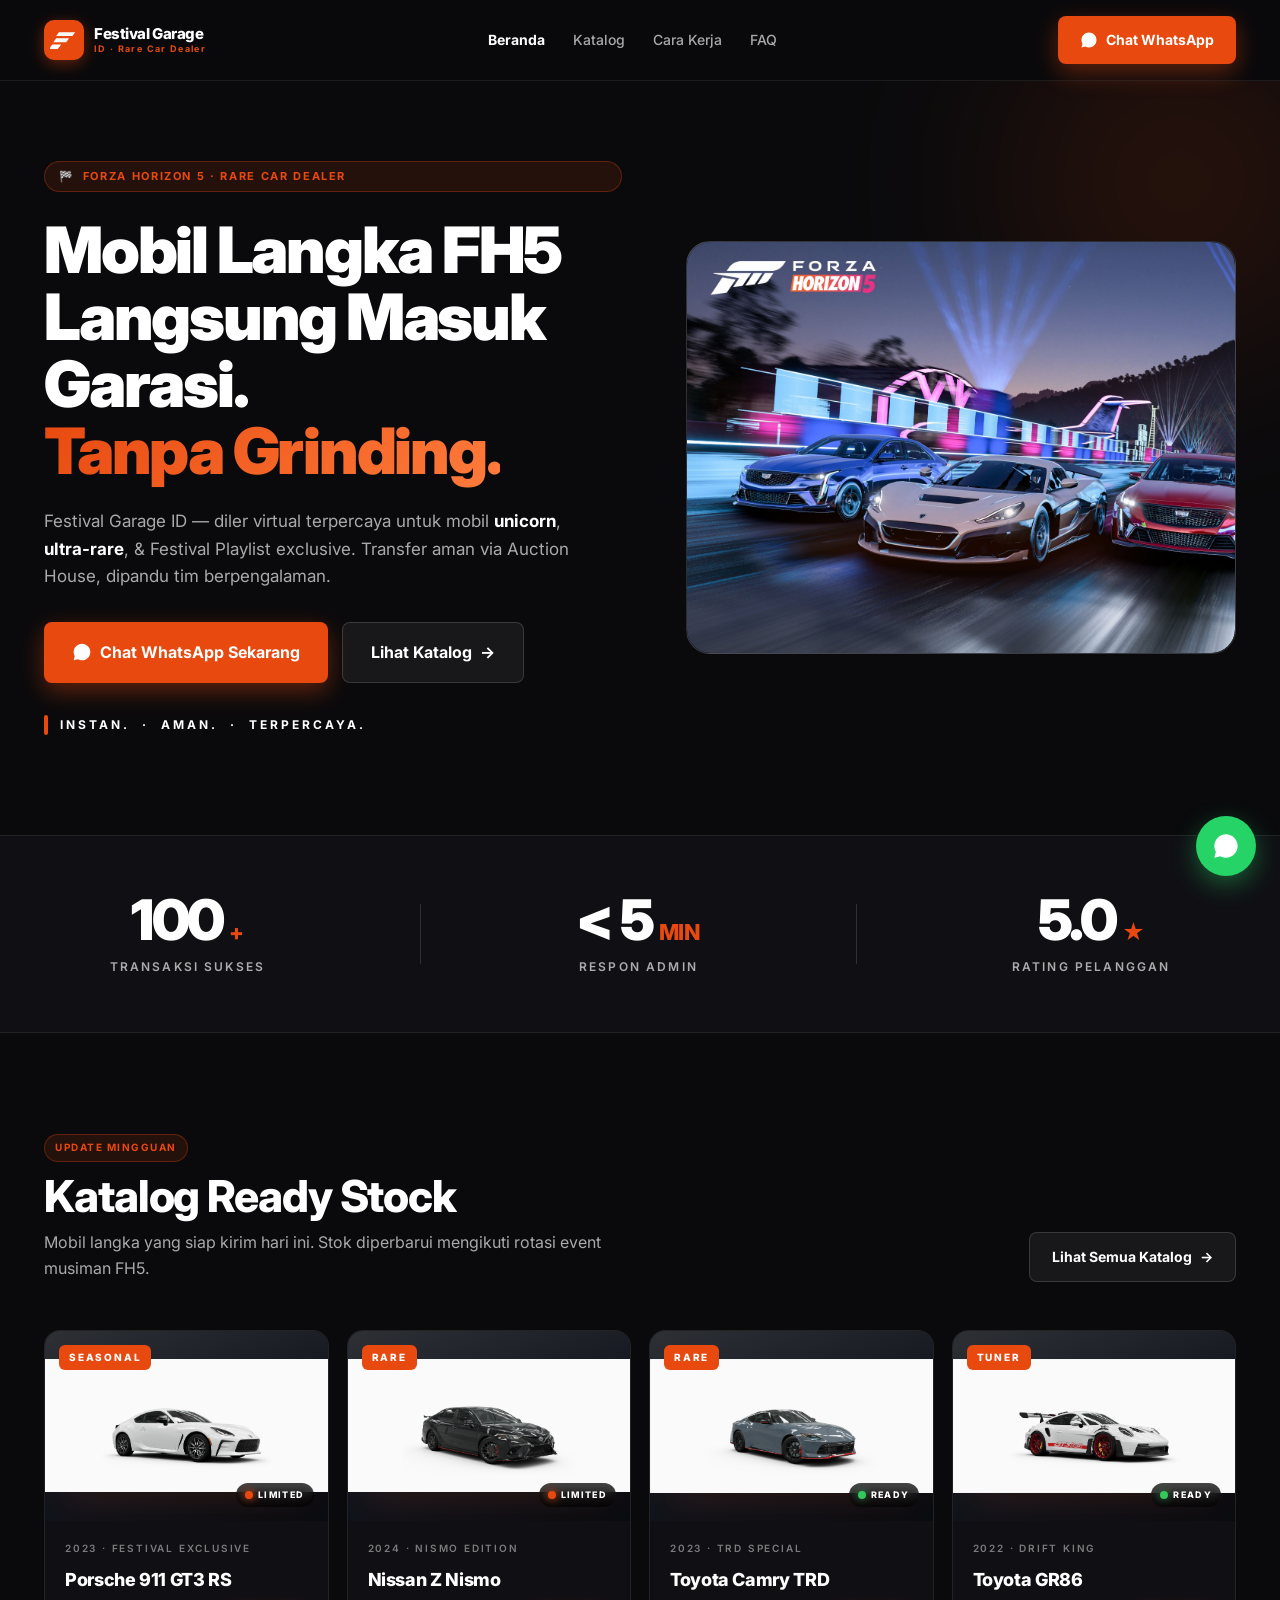
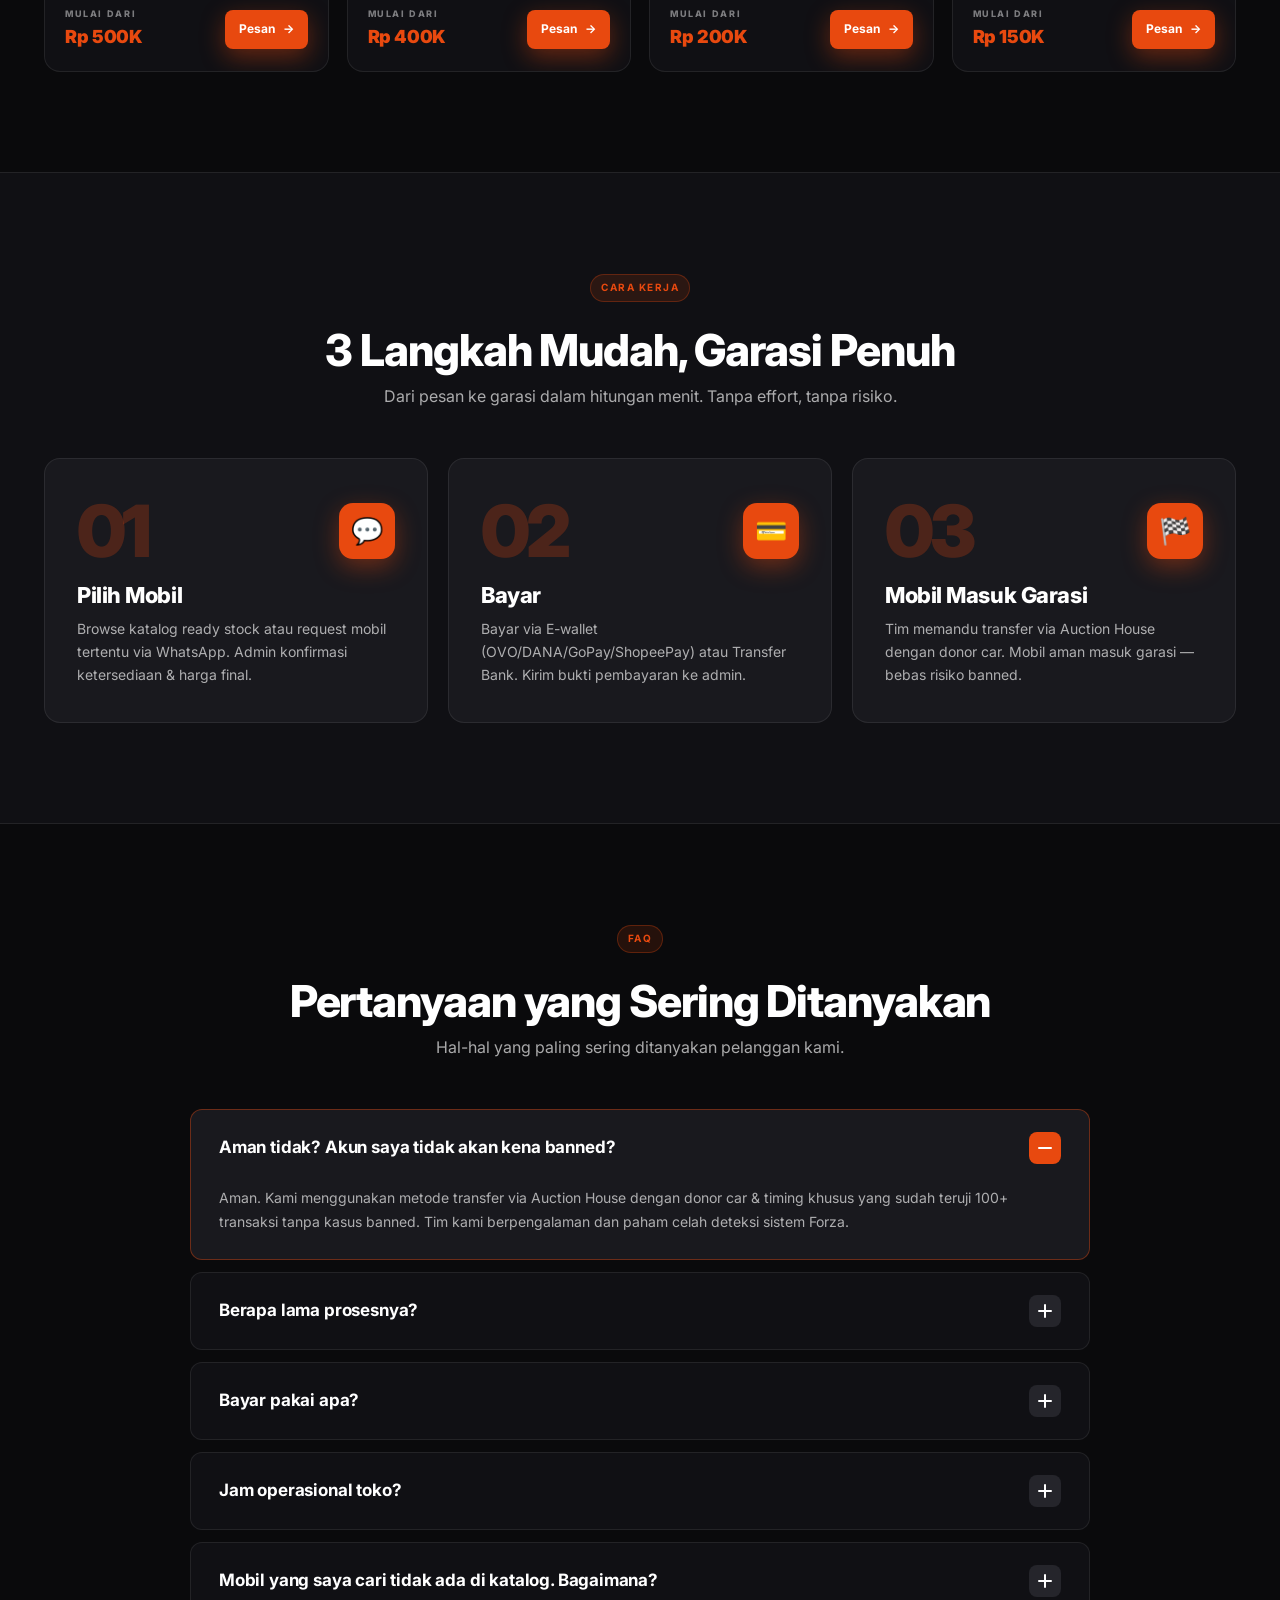
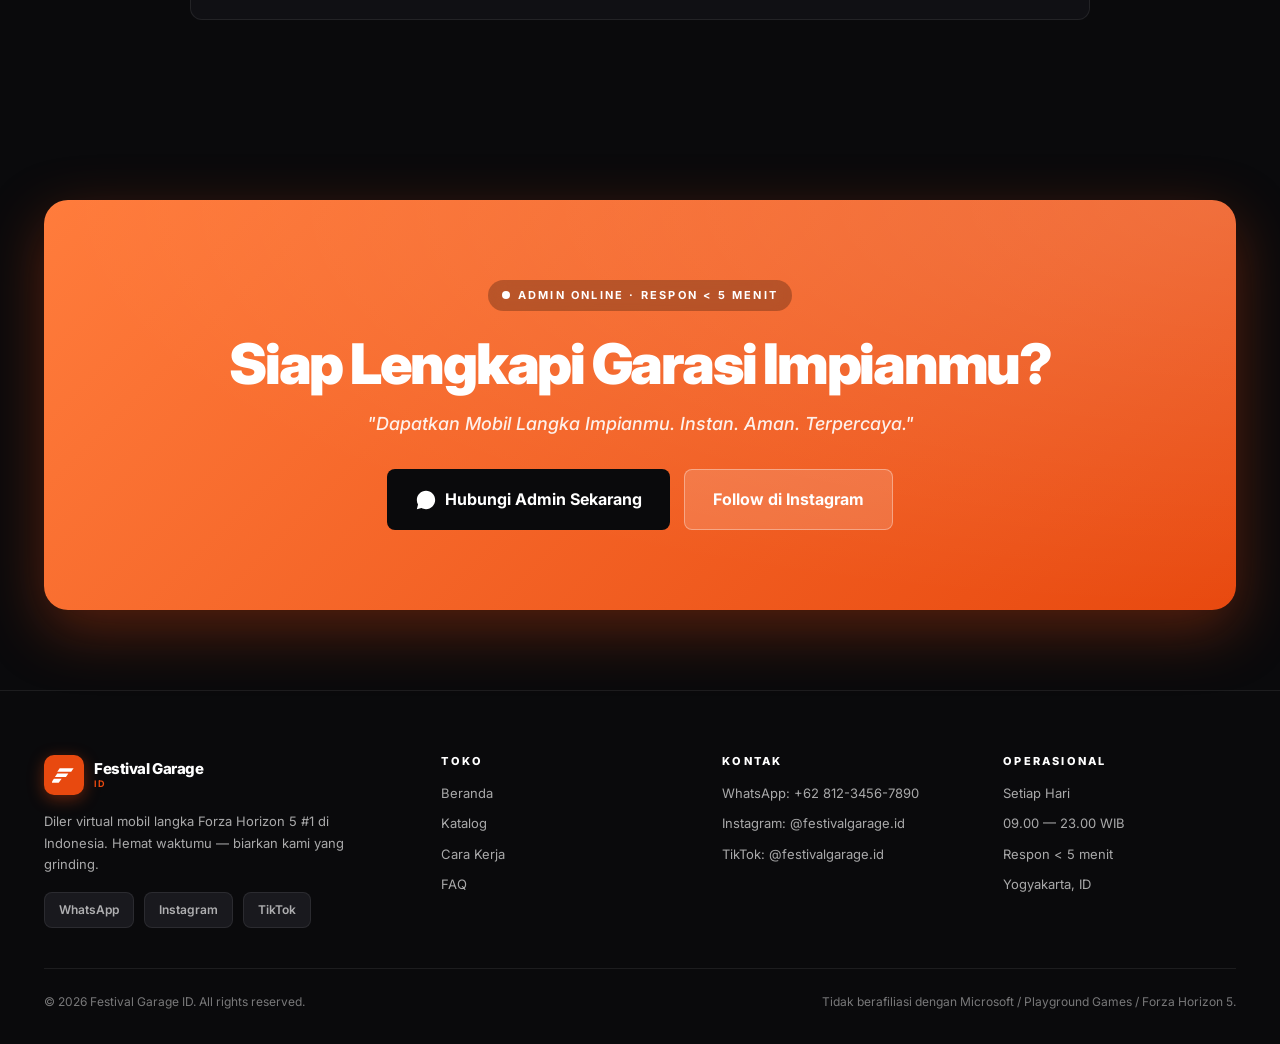
<file: index.html>
<!DOCTYPE html>
<html lang="id">
<head>
  <meta charset="UTF-8" />
  <meta name="viewport" content="width=device-width, initial-scale=1.0" />

  <!-- SEO -->
  <title>Jual Mobil Langka Forza Horizon 5 — Aman & Terpercaya | Festival Garage ID</title>
  <meta name="description" content="Diler virtual mobil langka Forza Horizon 5 #1 di Indonesia. Beli mobil unicorn, ultra-rare, Festival Playlist exclusive. Aman via Auction House, dipandu tim berpengalaman. Instan. Aman. Terpercaya." />
  <meta name="keywords" content="mobil langka FH5, beli mobil Forza Horizon 5, jasa transfer FH5, jual mobil Forza, Festival Playlist FH5, unicorn car FH5, donor car FH5" />
  <meta name="author" content="Festival Garage ID" />
  <meta name="robots" content="index, follow" />

  <!-- Open Graph -->
  <meta property="og:type" content="website" />
  <meta property="og:title" content="Festival Garage ID — Diler Mobil Langka Forza Horizon 5" />
  <meta property="og:description" content="Dapatkan Mobil Langka Impianmu. Instan. Aman. Terpercaya." />
  <meta property="og:locale" content="id_ID" />

  <!-- Twitter -->
  <meta name="twitter:card" content="summary_large_image" />
  <meta name="twitter:title" content="Festival Garage ID — Diler Mobil Langka FH5" />
  <meta name="twitter:description" content="Dapatkan Mobil Langka Impianmu. Instan. Aman. Terpercaya." />

  <!-- Favicon (inline SVG) -->
  <link rel="icon" type="image/svg+xml" href="data:image/svg+xml,%3Csvg xmlns='http://www.w3.org/2000/svg' viewBox='0 0 100 100'%3E%3Crect width='100' height='100' rx='22' fill='%23E8490F'/%3E%3Cpath d='M 32 22 L 90 22 L 80 36 L 22 36 Z' fill='white'/%3E%3Cpath d='M 22 44 L 68 44 L 58 58 L 12 58 Z' fill='white'/%3E%3Cpath d='M 8 66 L 40 66 L 28 82 L -4 82 Z' fill='white'/%3E%3C/svg%3E" />

  <!-- Fonts -->
  <link rel="preconnect" href="https://fonts.googleapis.com" />
  <link rel="preconnect" href="https://fonts.gstatic.com" crossorigin />
  <link href="https://fonts.googleapis.com/css2?family=Inter:wght@400;500;600;700;800;900&display=swap" rel="stylesheet" />

  <link rel="stylesheet" href="style.css" />
</head>
<body>

  <!-- ========== NAVBAR ========== -->
  <header class="nav">
    <div class="container nav__inner">
      <a href="#" class="logo" aria-label="Festival Garage ID — Beranda">
        <span class="logo__mark" aria-hidden="true">
          <svg viewBox="0 0 100 100" width="28" height="28">
            <path d="M 32 22 L 90 22 L 80 36 L 22 36 Z" fill="white"/>
            <path d="M 22 44 L 68 44 L 58 58 L 12 58 Z" fill="white"/>
            <path d="M 8 66 L 40 66 L 28 82 L -4 82 Z" fill="white"/>
          </svg>
        </span>
        <span class="logo__text">
          <span class="logo__name">Festival Garage</span>
          <span class="logo__suffix">ID · Rare Car Dealer</span>
        </span>
      </a>

      <nav class="nav__links" aria-label="Navigasi utama">
        <a href="#hero" class="nav__link nav__link--active">Beranda</a>
        <a href="#katalog" class="nav__link">Katalog</a>
        <a href="#cara-kerja" class="nav__link">Cara Kerja</a>
        <a href="#faq" class="nav__link">FAQ</a>
      </nav>

      <a href="#wa" class="btn btn--primary nav__cta" data-wa>
        <svg class="ic-wa" viewBox="0 0 24 24" width="18" height="18" aria-hidden="true"><path d="M17.5 14.4c-.3-.1-1.7-.8-2-1-.3-.1-.5-.1-.7.2-.2.3-.7 1-.9 1.2-.2.2-.3.2-.6.1-.3-.1-1.2-.4-2.3-1.4-.8-.7-1.4-1.7-1.6-2-.2-.3 0-.4.1-.6.1-.1.3-.3.4-.5.1-.2.2-.3.2-.5.1-.2 0-.4 0-.5-.1-.1-.7-1.6-.9-2.2-.2-.6-.5-.5-.7-.5h-.6c-.2 0-.5.1-.7.4-.3.3-1 1-1 2.4s1 2.8 1.1 3c.1.2 2 3.1 4.9 4.3.7.3 1.2.5 1.6.6.7.2 1.3.2 1.8.1.6-.1 1.7-.7 1.9-1.4.2-.7.2-1.3.2-1.4-.1-.1-.3-.2-.6-.3zM12 2C6.5 2 2 6.5 2 12c0 1.8.5 3.5 1.3 5L2 22l5.1-1.3c1.4.8 3.1 1.3 4.9 1.3 5.5 0 10-4.5 10-10S17.5 2 12 2z" fill="currentColor"/></svg>
        Chat WhatsApp
      </a>

      <button class="nav__toggle" aria-label="Buka menu" aria-expanded="false">
        <span></span><span></span><span></span>
      </button>
    </div>
  </header>

  <!-- ========== HERO ========== -->
  <section id="hero" class="hero">
    <div class="hero__glow" aria-hidden="true"></div>
    <div class="container hero__inner">
      <div class="hero__left">
        <span class="tag tag--accent">
          <span aria-hidden="true">🏁</span>
          FORZA HORIZON 5 · RARE CAR DEALER
        </span>

        <h1 class="hero__title">
          Mobil Langka FH5<br />
          Langsung Masuk Garasi.<br />
          <span class="hero__title--accent">Tanpa Grinding.</span>
        </h1>

        <p class="hero__sub">
          Festival Garage ID — diler virtual terpercaya untuk mobil
          <strong>unicorn</strong>, <strong>ultra-rare</strong>, &amp;
          Festival Playlist exclusive. Transfer aman via Auction House,
          dipandu tim berpengalaman.
        </p>

        <div class="hero__ctas">
          <a href="#wa" class="btn btn--primary btn--lg" data-wa>
            <svg class="ic-wa" viewBox="0 0 24 24" width="20" height="20" aria-hidden="true"><path d="M17.5 14.4c-.3-.1-1.7-.8-2-1-.3-.1-.5-.1-.7.2-.2.3-.7 1-.9 1.2-.2.2-.3.2-.6.1-.3-.1-1.2-.4-2.3-1.4-.8-.7-1.4-1.7-1.6-2-.2-.3 0-.4.1-.6.1-.1.3-.3.4-.5.1-.2.2-.3.2-.5.1-.2 0-.4 0-.5-.1-.1-.7-1.6-.9-2.2-.2-.6-.5-.5-.7-.5h-.6c-.2 0-.5.1-.7.4-.3.3-1 1-1 2.4s1 2.8 1.1 3c.1.2 2 3.1 4.9 4.3.7.3 1.2.5 1.6.6.7.2 1.3.2 1.8.1.6-.1 1.7-.7 1.9-1.4.2-.7.2-1.3.2-1.4-.1-.1-.3-.2-.6-.3zM12 2C6.5 2 2 6.5 2 12c0 1.8.5 3.5 1.3 5L2 22l5.1-1.3c1.4.8 3.1 1.3 4.9 1.3 5.5 0 10-4.5 10-10S17.5 2 12 2z" fill="currentColor"/></svg>
            Chat WhatsApp Sekarang
          </a>
          <a href="#katalog" class="btn btn--ghost btn--lg">
            Lihat Katalog
            <span class="arrow">→</span>
          </a>
        </div>

        <div class="hero__tagline">
          <span class="hero__taglineBar" aria-hidden="true"></span>
          <span>INSTAN. &nbsp;·&nbsp; AMAN. &nbsp;·&nbsp; TERPERCAYA.</span>
        </div>
      </div>

      <div class="hero__right">
        <div class="hero__visual">
          <img
            src="assets/hero-fh5.jpg"
            alt="Live FH5 Garage Preview — Festival Garage ID"
            class="hero__img"
            loading="eager"
          />
          <div class="hero__visual-glow" aria-hidden="true"></div>
        </div>
      </div>
    </div>
  </section>

  <!-- ========== TRUST BAR (Angka Kepercayaan) ========== -->
  <section class="trust" aria-label="Angka kepercayaan">
    <div class="container trust__inner">
      <div class="trust__item">
        <div class="trust__num">100<span class="trust__suffix">+</span></div>
        <div class="trust__label">TRANSAKSI SUKSES</div>
      </div>
      <div class="trust__divider" aria-hidden="true"></div>
      <div class="trust__item">
        <div class="trust__num">&lt; 5<span class="trust__suffix">MIN</span></div>
        <div class="trust__label">RESPON ADMIN</div>
      </div>
      <div class="trust__divider" aria-hidden="true"></div>
      <div class="trust__item">
        <div class="trust__num">5.0<span class="trust__suffix">★</span></div>
        <div class="trust__label">RATING PELANGGAN</div>
      </div>
    </div>
  </section>

  <!-- ========== KATALOG READY STOCK ========== -->
  <section id="katalog" class="katalog">
    <div class="container">
      <div class="section-head katalog__head">
        <div>
          <span class="tag tag--accent tag--sm">UPDATE MINGGUAN</span>
          <h2 class="section-title">Katalog Ready Stock</h2>
          <p class="section-sub">
            Mobil langka yang siap kirim hari ini. Stok diperbarui
            mengikuti rotasi event musiman FH5.
          </p>
        </div>
        <a href="#wa" class="btn btn--ghost" data-wa>Lihat Semua Katalog <span class="arrow">→</span></a>
      </div>

      <div class="katalog__grid">

        <!-- Card 1 -->
        <article class="car-card">
          <div class="car-card__img">
            <img src="assets/1-porsche-gt3rs.png" alt="2023 Porsche 911 GT3 RS" loading="lazy" onerror="this.style.display='none'" />
            <span class="car-card__tag">SEASONAL</span>
            <span class="car-card__status car-card__status--limited">
              <span class="dot dot--orange"></span>LIMITED
            </span>
          </div>
          <div class="car-card__info">
            <div class="car-card__year">2023 · FESTIVAL EXCLUSIVE</div>
            <h3 class="car-card__name">Porsche 911 GT3 RS</h3>
            <div class="car-card__bottom">
              <div>
                <div class="car-card__pricelabel">MULAI DARI</div>
                <div class="car-card__price">Rp 500K</div>
              </div>
              <a href="#wa" class="btn btn--primary btn--sm" data-wa data-car="Porsche 911 GT3 RS (2023)">Pesan <span class="arrow">→</span></a>
            </div>
          </div>
        </article>

        <!-- Card 2 -->
        <article class="car-card">
          <div class="car-card__img">
            <img src="assets/2-nissan-z-nismo.png" alt="2024 Nissan Z Nismo" loading="lazy" onerror="this.style.display='none'" />
            <span class="car-card__tag">RARE</span>
            <span class="car-card__status car-card__status--limited">
              <span class="dot dot--orange"></span>LIMITED
            </span>
          </div>
          <div class="car-card__info">
            <div class="car-card__year">2024 · NISMO EDITION</div>
            <h3 class="car-card__name">Nissan Z Nismo</h3>
            <div class="car-card__bottom">
              <div>
                <div class="car-card__pricelabel">MULAI DARI</div>
                <div class="car-card__price">Rp 400K</div>
              </div>
              <a href="#wa" class="btn btn--primary btn--sm" data-wa data-car="Nissan Z Nismo (2024)">Pesan <span class="arrow">→</span></a>
            </div>
          </div>
        </article>

        <!-- Card 3 -->
        <article class="car-card">
          <div class="car-card__img">
            <img src="assets/3-toyota-camry-trd.png" alt="2023 Toyota Camry TRD" loading="lazy" onerror="this.style.display='none'" />
            <span class="car-card__tag">RARE</span>
            <span class="car-card__status car-card__status--ready">
              <span class="dot dot--green"></span>READY
            </span>
          </div>
          <div class="car-card__info">
            <div class="car-card__year">2023 · TRD SPECIAL</div>
            <h3 class="car-card__name">Toyota Camry TRD</h3>
            <div class="car-card__bottom">
              <div>
                <div class="car-card__pricelabel">MULAI DARI</div>
                <div class="car-card__price">Rp 200K</div>
              </div>
              <a href="#wa" class="btn btn--primary btn--sm" data-wa data-car="Toyota Camry TRD (2023)">Pesan <span class="arrow">→</span></a>
            </div>
          </div>
        </article>

        <!-- Card 4 -->
        <article class="car-card">
          <div class="car-card__img">
            <img src="assets/4-toyota-gr86.png" alt="2022 Toyota GR86" loading="lazy" onerror="this.style.display='none'" />
            <span class="car-card__tag">TUNER</span>
            <span class="car-card__status car-card__status--ready">
              <span class="dot dot--green"></span>READY
            </span>
          </div>
          <div class="car-card__info">
            <div class="car-card__year">2022 · DRIFT KING</div>
            <h3 class="car-card__name">Toyota GR86</h3>
            <div class="car-card__bottom">
              <div>
                <div class="car-card__pricelabel">MULAI DARI</div>
                <div class="car-card__price">Rp 150K</div>
              </div>
              <a href="#wa" class="btn btn--primary btn--sm" data-wa data-car="Toyota GR86 (2022)">Pesan <span class="arrow">→</span></a>
            </div>
          </div>
        </article>

      </div>
    </div>
  </section>

  <!-- ========== CARA KERJA ========== -->
  <section id="cara-kerja" class="cara">
    <div class="container">
      <div class="section-head section-head--center">
        <span class="tag tag--accent tag--sm">CARA KERJA</span>
        <h2 class="section-title">3 Langkah Mudah, Garasi Penuh</h2>
        <p class="section-sub">
          Dari pesan ke garasi dalam hitungan menit. Tanpa effort, tanpa risiko.
        </p>
      </div>

      <div class="cara__steps">
        <article class="step">
          <div class="step__top">
            <span class="step__num">01</span>
            <span class="step__icon" aria-hidden="true">💬</span>
          </div>
          <h3 class="step__title">Pilih Mobil</h3>
          <p class="step__desc">
            Browse katalog ready stock atau request mobil tertentu via WhatsApp.
            Admin konfirmasi ketersediaan &amp; harga final.
          </p>
        </article>

        <article class="step">
          <div class="step__top">
            <span class="step__num">02</span>
            <span class="step__icon" aria-hidden="true">💳</span>
          </div>
          <h3 class="step__title">Bayar</h3>
          <p class="step__desc">
            Bayar via E-wallet (OVO/DANA/GoPay/ShopeePay) atau Transfer Bank.
            Kirim bukti pembayaran ke admin.
          </p>
        </article>

        <article class="step">
          <div class="step__top">
            <span class="step__num">03</span>
            <span class="step__icon" aria-hidden="true">🏁</span>
          </div>
          <h3 class="step__title">Mobil Masuk Garasi</h3>
          <p class="step__desc">
            Tim memandu transfer via Auction House dengan donor car. Mobil
            aman masuk garasi — bebas risiko banned.
          </p>
        </article>
      </div>
    </div>
  </section>

  <!-- ========== FAQ ========== -->
  <section id="faq" class="faq">
    <div class="container">
      <div class="section-head section-head--center">
        <span class="tag tag--accent tag--sm">FAQ</span>
        <h2 class="section-title">Pertanyaan yang Sering Ditanyakan</h2>
        <p class="section-sub">
          Hal-hal yang paling sering ditanyakan pelanggan kami.
        </p>
      </div>

      <div class="faq__list">
        <details class="faq__item" open>
          <summary>
            <span>Aman tidak? Akun saya tidak akan kena banned?</span>
            <span class="faq__icon" aria-hidden="true"></span>
          </summary>
          <div class="faq__answer">
            Aman. Kami menggunakan metode transfer via Auction House dengan
            donor car &amp; timing khusus yang sudah teruji 100+ transaksi
            tanpa kasus banned. Tim kami berpengalaman dan paham celah deteksi
            sistem Forza.
          </div>
        </details>

        <details class="faq__item">
          <summary>
            <span>Berapa lama prosesnya?</span>
            <span class="faq__icon" aria-hidden="true"></span>
          </summary>
          <div class="faq__answer">
            Setelah pembayaran dikonfirmasi, proses transfer mobil di dalam
            game memakan waktu sekitar 5–15 menit, tergantung antrean.
          </div>
        </details>

        <details class="faq__item">
          <summary>
            <span>Bayar pakai apa?</span>
            <span class="faq__icon" aria-hidden="true"></span>
          </summary>
          <div class="faq__answer">
            Kami menerima E-wallet (OVO, DANA, GoPay, ShopeePay) dan Transfer
            Bank (BCA, Mandiri, BNI, BRI). Bukti pembayaran cukup di-screenshot
            dan kirim ke admin.
          </div>
        </details>

        <details class="faq__item">
          <summary>
            <span>Jam operasional toko?</span>
            <span class="faq__icon" aria-hidden="true"></span>
          </summary>
          <div class="faq__answer">
            Setiap hari, 09.00 – 23.00 WIB. Pesanan di luar jam tersebut akan
            diproses pada jam operasional berikutnya.
          </div>
        </details>

        <details class="faq__item">
          <summary>
            <span>Mobil yang saya cari tidak ada di katalog. Bagaimana?</span>
            <span class="faq__icon" aria-hidden="true"></span>
          </summary>
          <div class="faq__answer">
            Chat admin via WhatsApp — kami terima pre-order untuk mobil tertentu.
            Admin akan informasikan estimasi waktu dan harganya.
          </div>
        </details>
      </div>
    </div>
  </section>

  <!-- ========== CTA FINAL ========== -->
  <section id="wa" class="cta">
    <div class="container">
      <div class="cta__card">
        <span class="cta__pill">
          <span class="dot dot--white"></span>
          ADMIN ONLINE · RESPON &lt; 5 MENIT
        </span>
        <h2 class="cta__title">Siap Lengkapi Garasi Impianmu?</h2>
        <p class="cta__sub">
          "Dapatkan Mobil Langka Impianmu. Instan. Aman. Terpercaya."
        </p>
        <div class="cta__btns">
          <a href="https://wa.me/6281234567890?text=Halo%20Festival%20Garage%20ID%2C%20saya%20mau%20pesan%20mobil%20langka%20FH5"
             target="_blank" rel="noopener" class="btn btn--dark btn--lg">
            <svg class="ic-wa" viewBox="0 0 24 24" width="22" height="22" aria-hidden="true"><path d="M17.5 14.4c-.3-.1-1.7-.8-2-1-.3-.1-.5-.1-.7.2-.2.3-.7 1-.9 1.2-.2.2-.3.2-.6.1-.3-.1-1.2-.4-2.3-1.4-.8-.7-1.4-1.7-1.6-2-.2-.3 0-.4.1-.6.1-.1.3-.3.4-.5.1-.2.2-.3.2-.5.1-.2 0-.4 0-.5-.1-.1-.7-1.6-.9-2.2-.2-.6-.5-.5-.7-.5h-.6c-.2 0-.5.1-.7.4-.3.3-1 1-1 2.4s1 2.8 1.1 3c.1.2 2 3.1 4.9 4.3.7.3 1.2.5 1.6.6.7.2 1.3.2 1.8.1.6-.1 1.7-.7 1.9-1.4.2-.7.2-1.3.2-1.4-.1-.1-.3-.2-.6-.3zM12 2C6.5 2 2 6.5 2 12c0 1.8.5 3.5 1.3 5L2 22l5.1-1.3c1.4.8 3.1 1.3 4.9 1.3 5.5 0 10-4.5 10-10S17.5 2 12 2z" fill="currentColor"/></svg>
            Hubungi Admin Sekarang
          </a>
          <a href="https://instagram.com/festivalgarage.id" target="_blank" rel="noopener" class="btn btn--ghost-light btn--lg">
            Follow di Instagram
          </a>
        </div>
      </div>
    </div>
  </section>

  <!-- ========== FOOTER ========== -->
  <footer class="footer">
    <div class="container">
      <div class="footer__top">
        <div class="footer__brand">
          <a href="#" class="logo">
            <span class="logo__mark">
              <svg viewBox="0 0 100 100" width="24" height="24">
                <path d="M 32 22 L 90 22 L 80 36 L 22 36 Z" fill="white"/>
                <path d="M 22 44 L 68 44 L 58 58 L 12 58 Z" fill="white"/>
                <path d="M 8 66 L 40 66 L 28 82 L -4 82 Z" fill="white"/>
              </svg>
            </span>
            <span class="logo__text">
              <span class="logo__name">Festival Garage</span>
              <span class="logo__suffix">ID</span>
            </span>
          </a>
          <p class="footer__tagline">
            Diler virtual mobil langka Forza Horizon 5 #1 di Indonesia.
            Hemat waktumu — biarkan kami yang grinding.
          </p>
          <div class="footer__socials">
            <a href="https://wa.me/6281234567890" target="_blank" rel="noopener" class="footer__social">WhatsApp</a>
            <a href="https://instagram.com/festivalgarage.id" target="_blank" rel="noopener" class="footer__social">Instagram</a>
            <a href="https://tiktok.com/@festivalgarage.id" target="_blank" rel="noopener" class="footer__social">TikTok</a>
          </div>
        </div>

        <div class="footer__col">
          <h4>TOKO</h4>
          <ul>
            <li><a href="#hero">Beranda</a></li>
            <li><a href="#katalog">Katalog</a></li>
            <li><a href="#cara-kerja">Cara Kerja</a></li>
            <li><a href="#faq">FAQ</a></li>
          </ul>
        </div>

        <div class="footer__col">
          <h4>KONTAK</h4>
          <ul>
            <li>WhatsApp: +62 812-3456-7890</li>
            <li>Instagram: @festivalgarage.id</li>
            <li>TikTok: @festivalgarage.id</li>
          </ul>
        </div>

        <div class="footer__col">
          <h4>OPERASIONAL</h4>
          <ul>
            <li>Setiap Hari</li>
            <li>09.00 — 23.00 WIB</li>
            <li>Respon &lt; 5 menit</li>
            <li>Yogyakarta, ID</li>
          </ul>
        </div>
      </div>

      <hr class="footer__divider" />

      <div class="footer__bottom">
        <span>© 2026 Festival Garage ID. All rights reserved.</span>
        <span class="footer__disclaimer">
          Tidak berafiliasi dengan Microsoft / Playground Games / Forza Horizon 5.
        </span>
      </div>
    </div>
  </footer>

  <!-- Floating WhatsApp button -->
  <a href="https://wa.me/6281234567890?text=Halo%20Festival%20Garage%20ID%2C%20saya%20mau%20pesan%20mobil%20langka%20FH5"
     target="_blank" rel="noopener" class="fab-wa" aria-label="Chat WhatsApp">
    <svg viewBox="0 0 24 24" width="28" height="28" aria-hidden="true"><path d="M17.5 14.4c-.3-.1-1.7-.8-2-1-.3-.1-.5-.1-.7.2-.2.3-.7 1-.9 1.2-.2.2-.3.2-.6.1-.3-.1-1.2-.4-2.3-1.4-.8-.7-1.4-1.7-1.6-2-.2-.3 0-.4.1-.6.1-.1.3-.3.4-.5.1-.2.2-.3.2-.5.1-.2 0-.4 0-.5-.1-.1-.7-1.6-.9-2.2-.2-.6-.5-.5-.7-.5h-.6c-.2 0-.5.1-.7.4-.3.3-1 1-1 2.4s1 2.8 1.1 3c.1.2 2 3.1 4.9 4.3.7.3 1.2.5 1.6.6.7.2 1.3.2 1.8.1.6-.1 1.7-.7 1.9-1.4.2-.7.2-1.3.2-1.4-.1-.1-.3-.2-.6-.3zM12 2C6.5 2 2 6.5 2 12c0 1.8.5 3.5 1.3 5L2 22l5.1-1.3c1.4.8 3.1 1.3 4.9 1.3 5.5 0 10-4.5 10-10S17.5 2 12 2z" fill="white"/></svg>
  </a>

  <script src="script.js"></script>
</body>
</html>
</file>
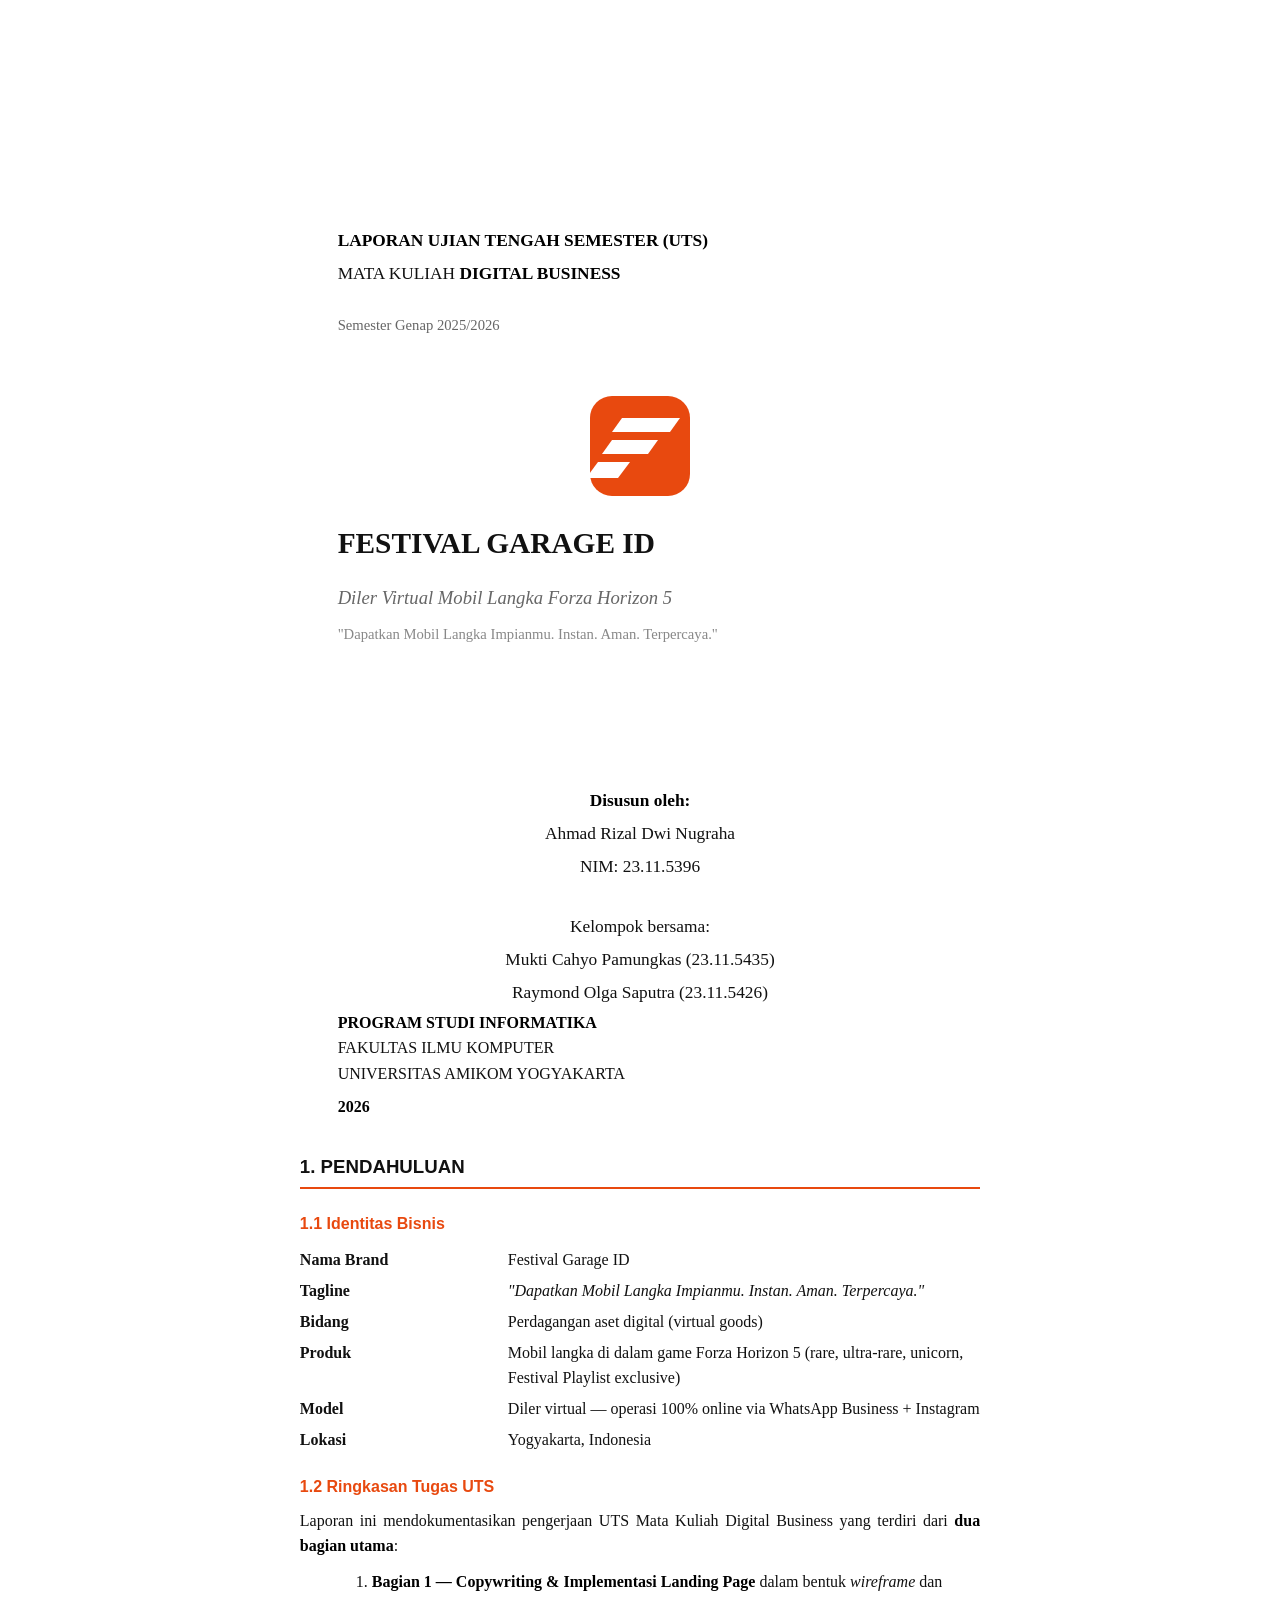
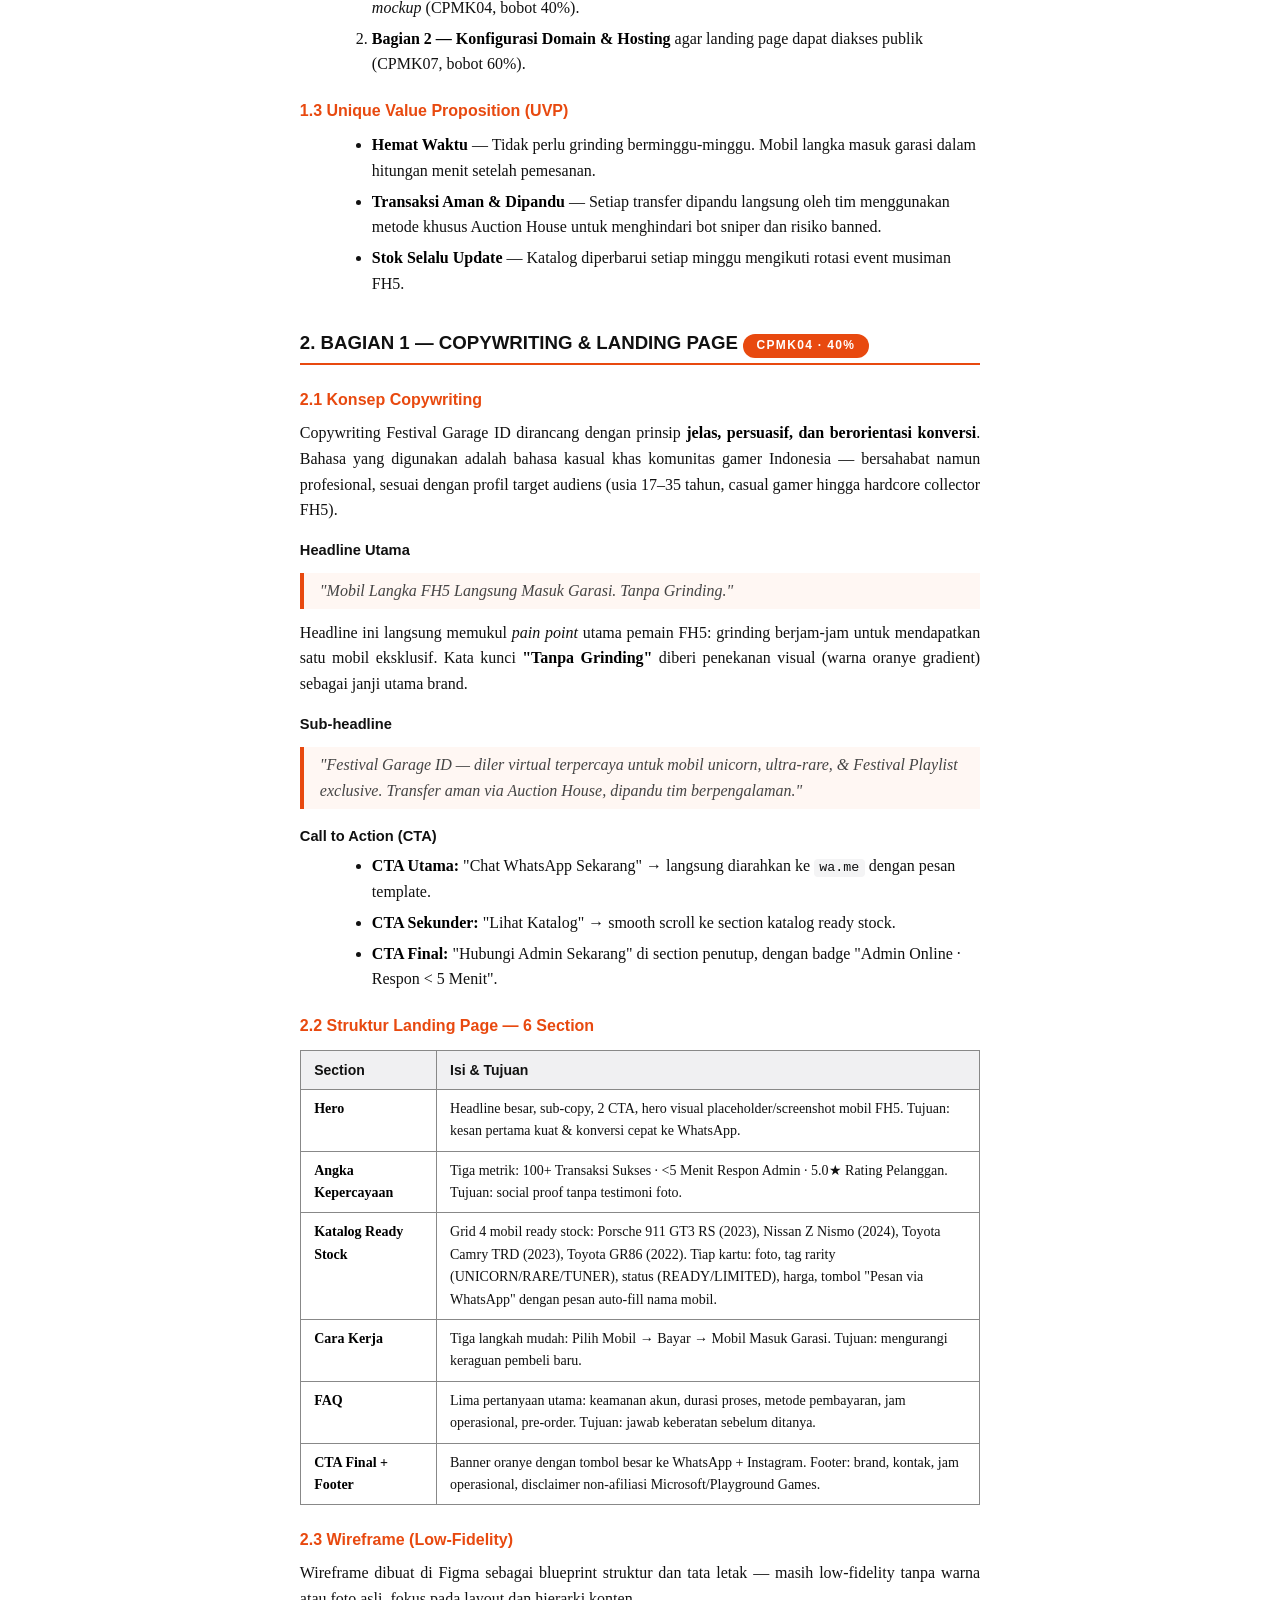
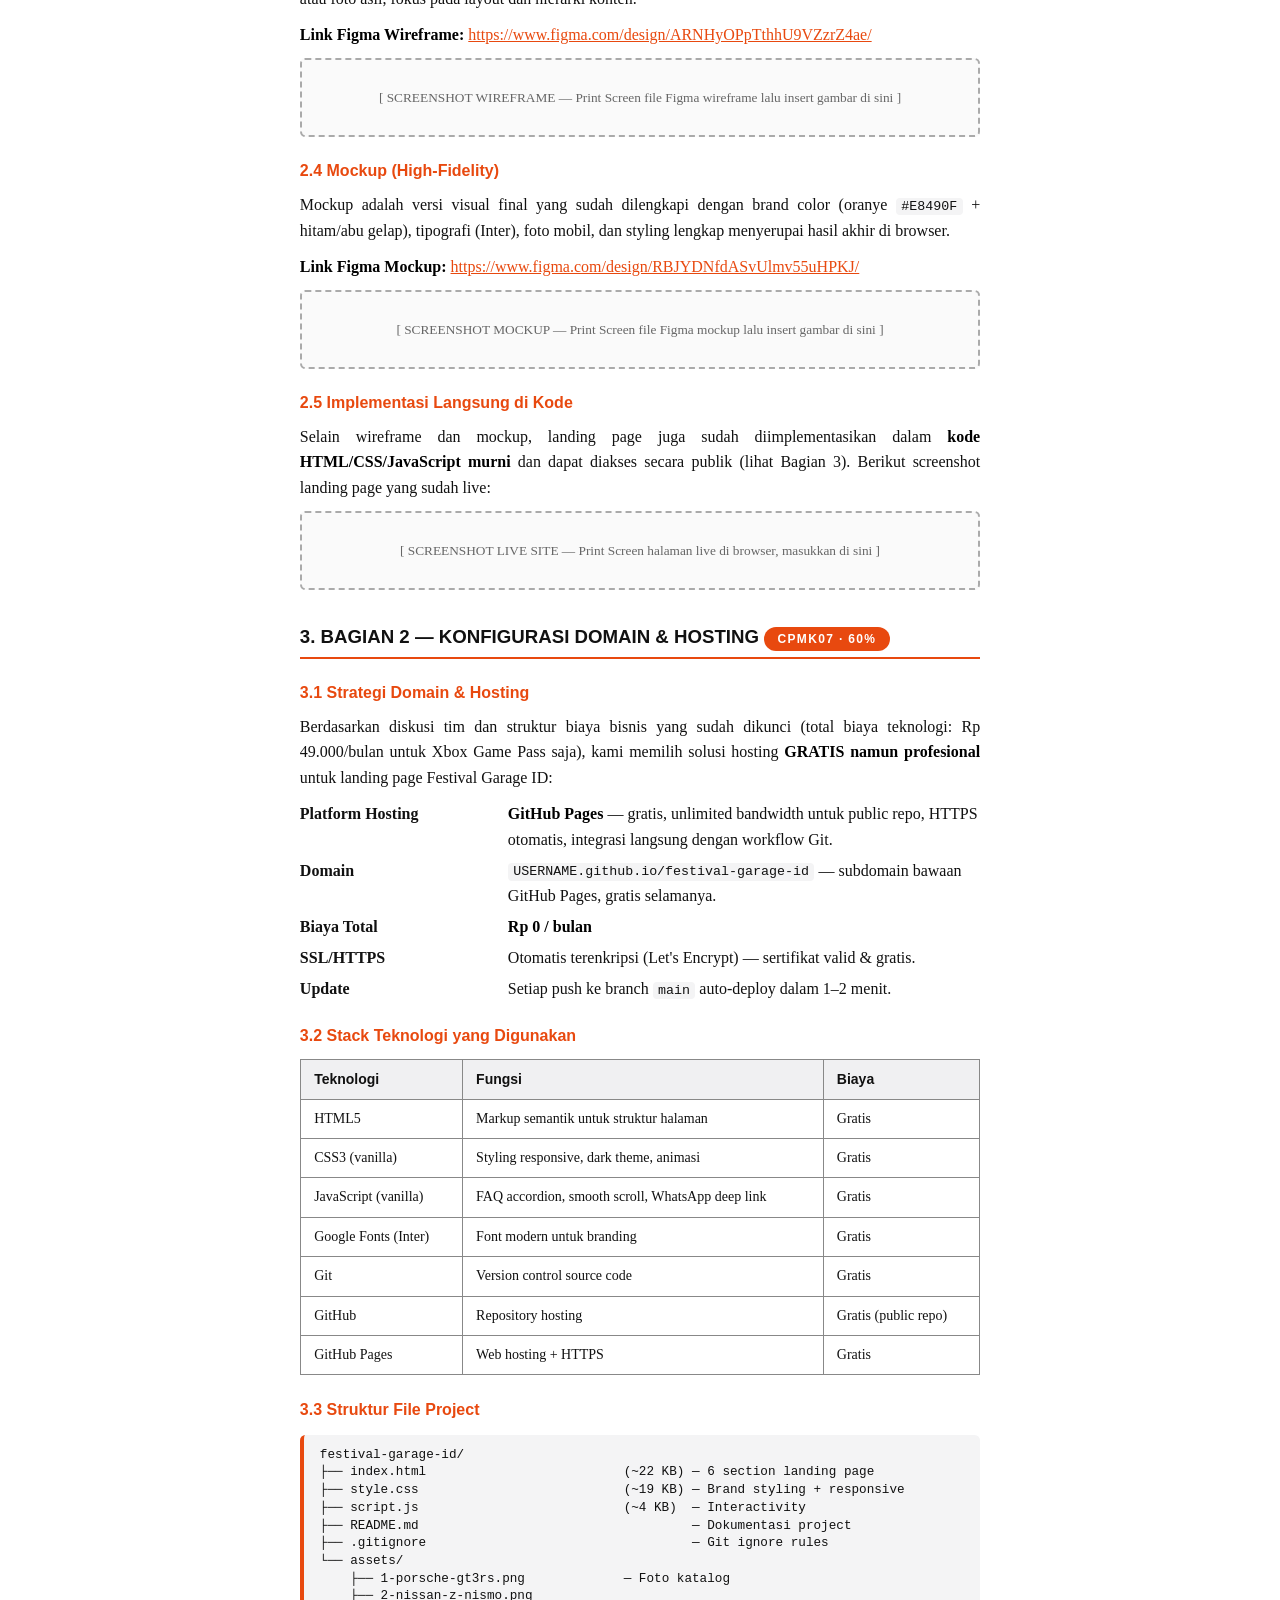
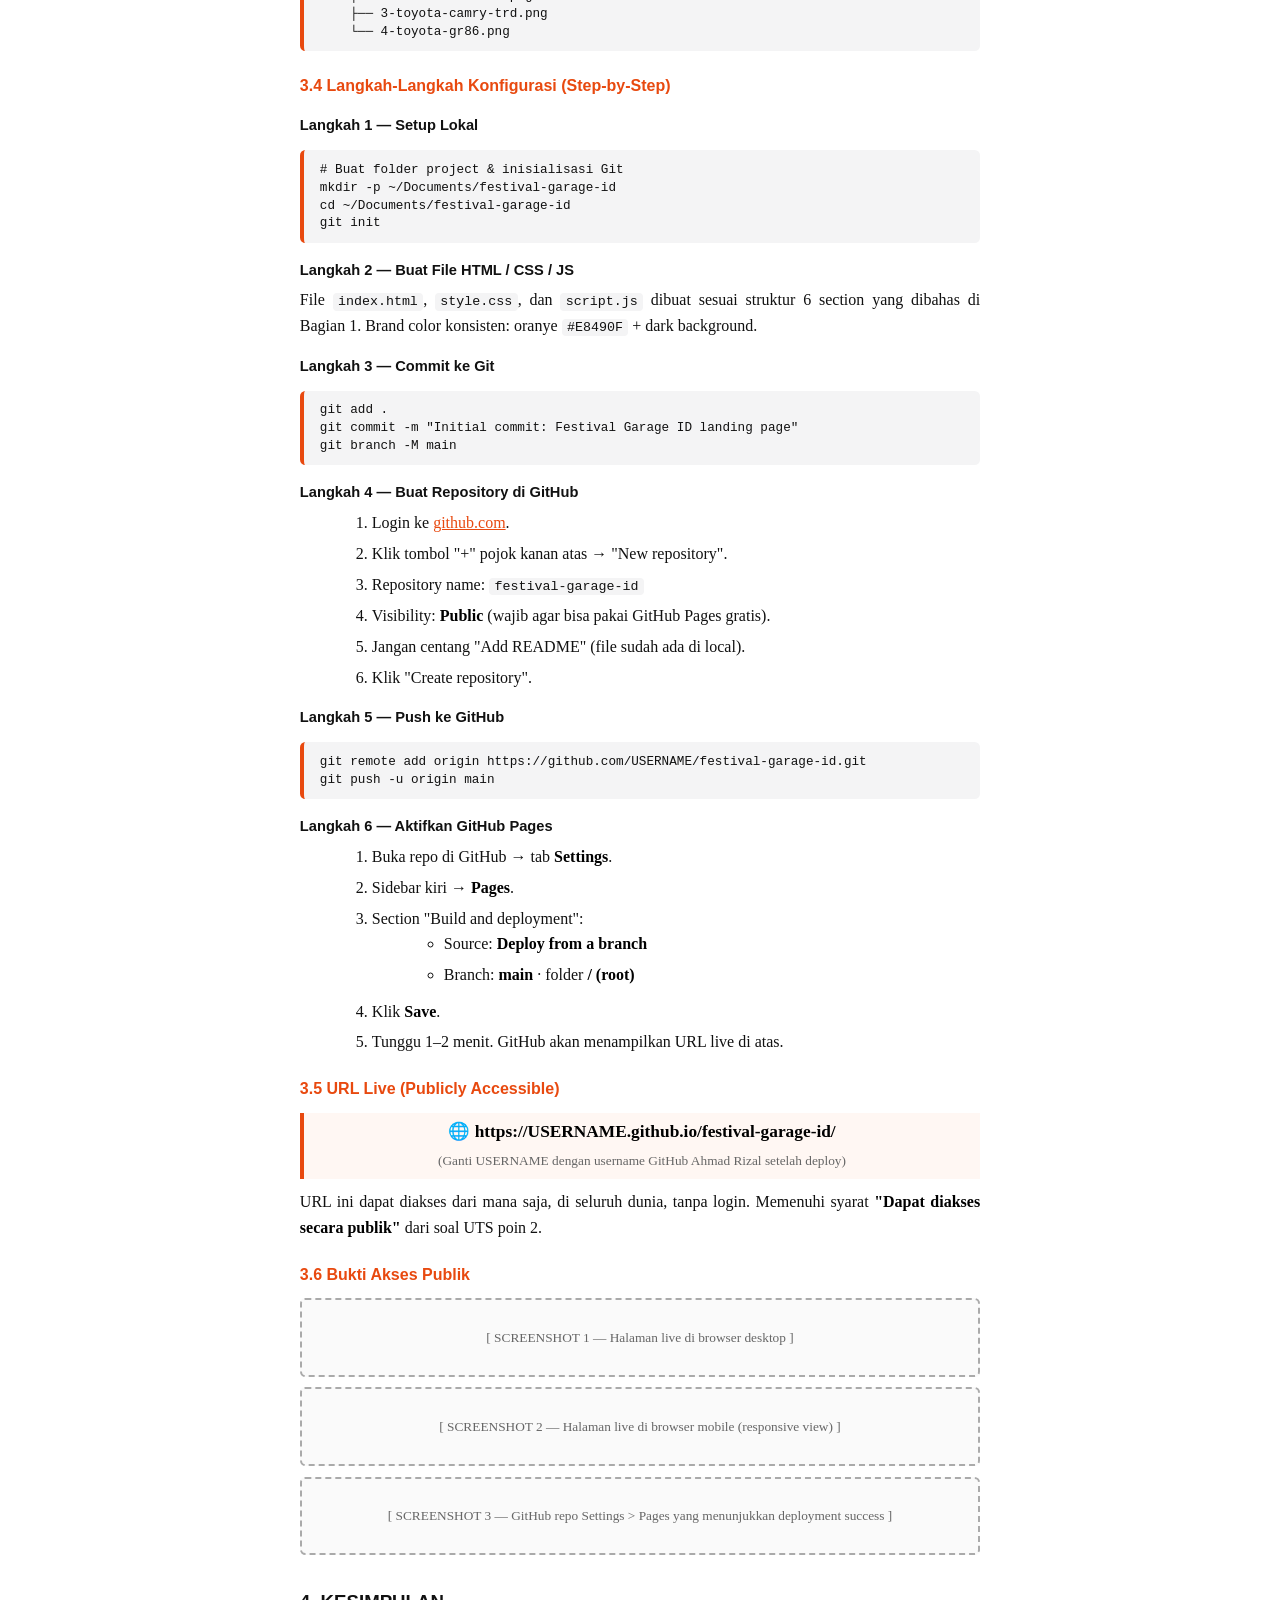
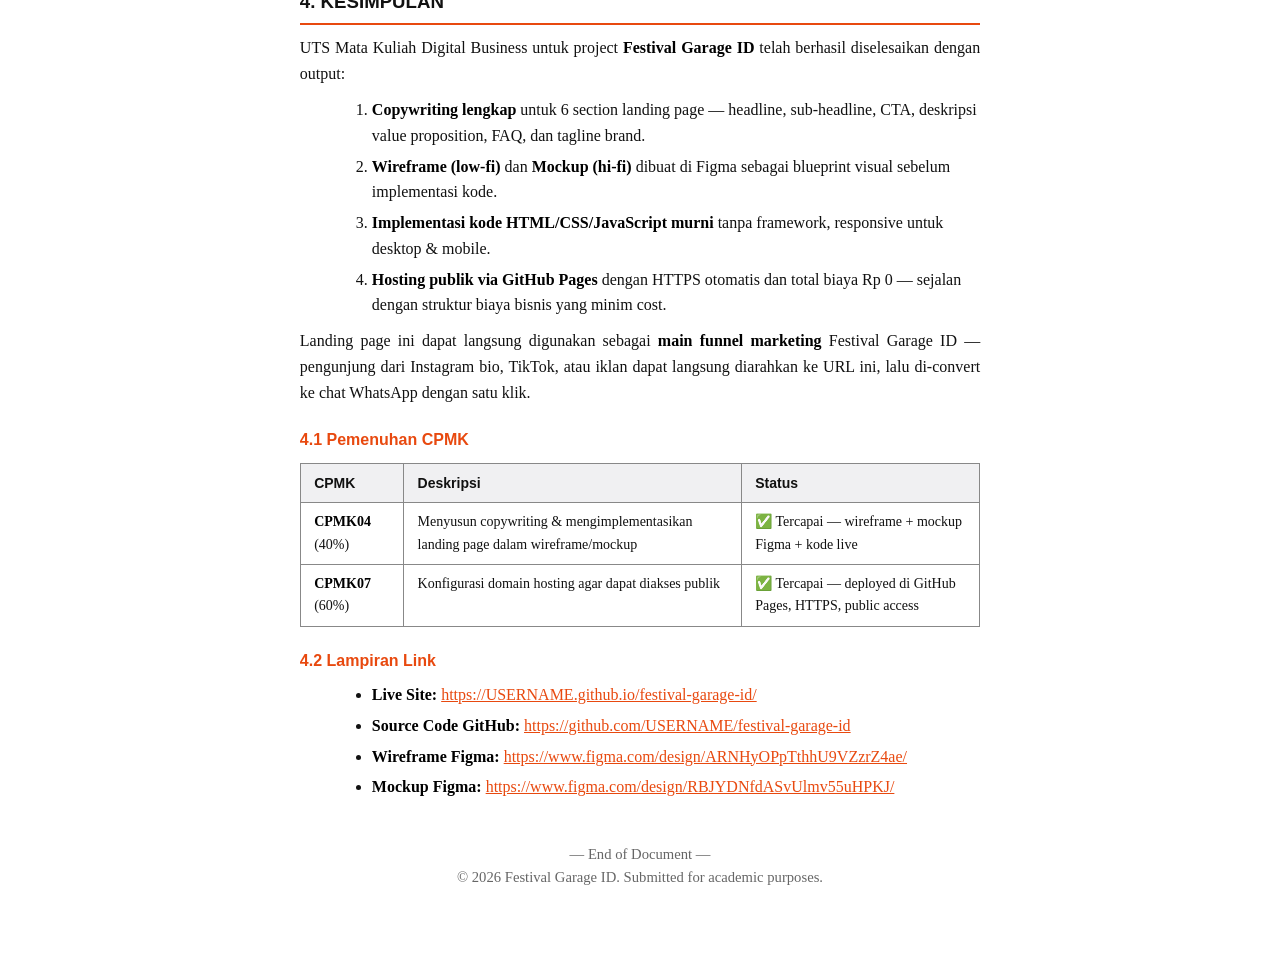
<file: Laporan-UTS-Digital-Business.html>
<!DOCTYPE html>
<html lang="id">
<head>
  <meta charset="UTF-8">
  <title>Laporan UTS — Digital Business — Ahmad Rizal Dwi Nugraha</title>
  <style>
    @page { size: A4; margin: 2.5cm 2cm; }
    * { box-sizing: border-box; }
    body {
      font-family: "Times New Roman", Georgia, serif;
      font-size: 12pt;
      line-height: 1.6;
      color: #111;
      max-width: 21cm;
      margin: 0 auto;
      padding: 2cm 1.5cm;
      background: #fff;
    }
    h1, h2, h3, h4 { font-family: "Arial", "Helvetica", sans-serif; color: #111; }
    h1 { font-size: 18pt; text-align: center; margin: 0 0 8pt; letter-spacing: 0.5pt; }
    h2 { font-size: 14pt; margin: 24pt 0 8pt; border-bottom: 2pt solid #E8490F; padding-bottom: 4pt; }
    h3 { font-size: 12pt; margin: 16pt 0 6pt; color: #E8490F; }
    h4 { font-size: 11pt; margin: 12pt 0 4pt; }
    p { margin: 0 0 8pt; text-align: justify; }
    ul, ol { margin: 0 0 8pt 24pt; }
    li { margin-bottom: 4pt; }
    strong { color: #000; }
    a { color: #E8490F; text-decoration: underline; word-break: break-all; }
    code {
      background: #f4f4f5;
      padding: 1pt 4pt;
      border-radius: 3pt;
      font-family: "Courier New", monospace;
      font-size: 10pt;
    }
    pre {
      background: #f4f4f5;
      padding: 8pt 12pt;
      border-radius: 4pt;
      border-left: 3pt solid #E8490F;
      font-family: "Courier New", monospace;
      font-size: 9.5pt;
      line-height: 1.4;
      overflow-x: auto;
      white-space: pre-wrap;
    }
    table { width: 100%; border-collapse: collapse; margin: 8pt 0 16pt; font-size: 10.5pt; }
    th, td { border: 1pt solid #888; padding: 6pt 10pt; text-align: left; vertical-align: top; }
    th { background: #f0f0f2; font-weight: 700; font-family: "Arial", sans-serif; }
    blockquote {
      border-left: 3pt solid #E8490F;
      padding: 4pt 12pt;
      margin: 8pt 0;
      background: #fff7f3;
      font-style: italic;
      color: #444;
    }
    .cover {
      page-break-after: always;
      text-align: center;
      padding: 4cm 1cm 0;
      min-height: 24cm;
      display: flex;
      flex-direction: column;
      justify-content: space-between;
    }
    .cover__title { font-size: 22pt; font-weight: 900; margin-top: 60pt; }
    .cover__sub { font-size: 14pt; margin-top: 12pt; color: #333; }
    .cover__brand { margin: 36pt 0; }
    .cover__brand img { width: 80pt; height: auto; }
    .cover__info {
      font-size: 13pt;
      line-height: 1.9;
      margin-top: 60pt;
    }
    .cover__info p { text-align: center; margin: 0; }
    .cover__footer { font-size: 12pt; text-align: center; }
    .badge {
      display: inline-block;
      background: #E8490F;
      color: #fff;
      padding: 2pt 10pt;
      border-radius: 999pt;
      font-size: 9pt;
      font-weight: 700;
      letter-spacing: 1pt;
    }
    .meta-grid {
      display: grid;
      grid-template-columns: 140pt 1fr;
      gap: 4pt 16pt;
      margin: 8pt 0 16pt;
    }
    .meta-grid > div:nth-child(odd) { font-weight: 700; }
    .screenshot-placeholder {
      border: 2pt dashed #aaa;
      background: #fafafa;
      padding: 20pt;
      text-align: center;
      color: #666;
      font-size: 10pt;
      margin: 8pt 0;
      border-radius: 4pt;
    }
    @media print {
      body { padding: 0; }
      .page-break { page-break-before: always; }
      a { color: #E8490F; }
    }
  </style>
</head>
<body>

<!-- ========================= COVER ========================= -->
<section class="cover">
  <div>
    <p style="font-size: 13pt; margin: 0;"><strong>LAPORAN UJIAN TENGAH SEMESTER (UTS)</strong></p>
    <p style="font-size: 13pt; margin: 4pt 0 0;">MATA KULIAH <strong>DIGITAL BUSINESS</strong></p>
    <p style="margin-top: 20pt; font-size: 11pt; color: #666;">Semester Genap 2025/2026</p>
  </div>

  <div class="cover__brand">
    <!-- Logo F (SVG inline) -->
    <svg width="100" height="100" viewBox="0 0 100 100" xmlns="http://www.w3.org/2000/svg" style="margin: 0 auto;">
      <rect width="100" height="100" rx="22" fill="#E8490F"/>
      <path d="M 32 22 L 90 22 L 80 36 L 22 36 Z" fill="white"/>
      <path d="M 22 44 L 68 44 L 58 58 L 12 58 Z" fill="white"/>
      <path d="M 8 66 L 40 66 L 28 82 L -4 82 Z" fill="white"/>
    </svg>
    <p class="cover__title" style="margin-top: 12pt;">FESTIVAL GARAGE ID</p>
    <p class="cover__sub" style="font-style: italic; color: #666;">Diler Virtual Mobil Langka Forza Horizon 5</p>
    <p style="font-size: 11pt; color: #888; margin-top: 6pt;">
      "Dapatkan Mobil Langka Impianmu. Instan. Aman. Terpercaya."
    </p>
  </div>

  <div class="cover__info">
    <p><strong>Disusun oleh:</strong></p>
    <p>Ahmad Rizal Dwi Nugraha</p>
    <p>NIM: 23.11.5396</p>
    <p style="margin-top: 20pt;">Kelompok bersama:</p>
    <p>Mukti Cahyo Pamungkas (23.11.5435)</p>
    <p>Raymond Olga Saputra (23.11.5426)</p>
  </div>

  <div class="cover__footer">
    <p style="margin: 0;"><strong>PROGRAM STUDI INFORMATIKA</strong></p>
    <p style="margin: 0;">FAKULTAS ILMU KOMPUTER</p>
    <p style="margin: 0;">UNIVERSITAS AMIKOM YOGYAKARTA</p>
    <p style="margin: 6pt 0 0;"><strong>2026</strong></p>
  </div>
</section>

<!-- ========================= PENDAHULUAN ========================= -->
<h2>1. PENDAHULUAN</h2>

<h3>1.1 Identitas Bisnis</h3>
<div class="meta-grid">
  <div>Nama Brand</div><div>Festival Garage ID</div>
  <div>Tagline</div><div><em>"Dapatkan Mobil Langka Impianmu. Instan. Aman. Terpercaya."</em></div>
  <div>Bidang</div><div>Perdagangan aset digital (virtual goods)</div>
  <div>Produk</div><div>Mobil langka di dalam game Forza Horizon 5 (rare, ultra-rare, unicorn, Festival Playlist exclusive)</div>
  <div>Model</div><div>Diler virtual — operasi 100% online via WhatsApp Business + Instagram</div>
  <div>Lokasi</div><div>Yogyakarta, Indonesia</div>
</div>

<h3>1.2 Ringkasan Tugas UTS</h3>
<p>Laporan ini mendokumentasikan pengerjaan UTS Mata Kuliah Digital Business yang terdiri dari <strong>dua bagian utama</strong>:</p>
<ol>
  <li><strong>Bagian 1 — Copywriting &amp; Implementasi Landing Page</strong> dalam bentuk <em>wireframe</em> dan <em>mockup</em> (CPMK04, bobot 40%).</li>
  <li><strong>Bagian 2 — Konfigurasi Domain &amp; Hosting</strong> agar landing page dapat diakses publik (CPMK07, bobot 60%).</li>
</ol>

<h3>1.3 Unique Value Proposition (UVP)</h3>
<ul>
  <li><strong>Hemat Waktu</strong> — Tidak perlu grinding berminggu-minggu. Mobil langka masuk garasi dalam hitungan menit setelah pemesanan.</li>
  <li><strong>Transaksi Aman &amp; Dipandu</strong> — Setiap transfer dipandu langsung oleh tim menggunakan metode khusus Auction House untuk menghindari bot sniper dan risiko banned.</li>
  <li><strong>Stok Selalu Update</strong> — Katalog diperbarui setiap minggu mengikuti rotasi event musiman FH5.</li>
</ul>

<!-- ========================= BAGIAN 1 ========================= -->
<h2>2. BAGIAN 1 — COPYWRITING &amp; LANDING PAGE <span class="badge">CPMK04 · 40%</span></h2>

<h3>2.1 Konsep Copywriting</h3>
<p>Copywriting Festival Garage ID dirancang dengan prinsip <strong>jelas, persuasif, dan berorientasi konversi</strong>. Bahasa yang digunakan adalah bahasa kasual khas komunitas gamer Indonesia — bersahabat namun profesional, sesuai dengan profil target audiens (usia 17–35 tahun, casual gamer hingga hardcore collector FH5).</p>

<h4>Headline Utama</h4>
<blockquote>"Mobil Langka FH5 Langsung Masuk Garasi. Tanpa Grinding."</blockquote>
<p>Headline ini langsung memukul <em>pain point</em> utama pemain FH5: grinding berjam-jam untuk mendapatkan satu mobil eksklusif. Kata kunci <strong>"Tanpa Grinding"</strong> diberi penekanan visual (warna oranye gradient) sebagai janji utama brand.</p>

<h4>Sub-headline</h4>
<blockquote>"Festival Garage ID — diler virtual terpercaya untuk mobil unicorn, ultra-rare, &amp; Festival Playlist exclusive. Transfer aman via Auction House, dipandu tim berpengalaman."</blockquote>

<h4>Call to Action (CTA)</h4>
<ul>
  <li><strong>CTA Utama:</strong> "Chat WhatsApp Sekarang" → langsung diarahkan ke <code>wa.me</code> dengan pesan template.</li>
  <li><strong>CTA Sekunder:</strong> "Lihat Katalog" → smooth scroll ke section katalog ready stock.</li>
  <li><strong>CTA Final:</strong> "Hubungi Admin Sekarang" di section penutup, dengan badge "Admin Online · Respon &lt; 5 Menit".</li>
</ul>

<h3>2.2 Struktur Landing Page — 6 Section</h3>
<table>
  <thead><tr><th width="20%">Section</th><th>Isi &amp; Tujuan</th></tr></thead>
  <tbody>
    <tr><td><strong>Hero</strong></td><td>Headline besar, sub-copy, 2 CTA, hero visual placeholder/screenshot mobil FH5. Tujuan: kesan pertama kuat &amp; konversi cepat ke WhatsApp.</td></tr>
    <tr><td><strong>Angka Kepercayaan</strong></td><td>Tiga metrik: 100+ Transaksi Sukses · &lt;5 Menit Respon Admin · 5.0★ Rating Pelanggan. Tujuan: social proof tanpa testimoni foto.</td></tr>
    <tr><td><strong>Katalog Ready Stock</strong></td><td>Grid 4 mobil ready stock: Porsche 911 GT3 RS (2023), Nissan Z Nismo (2024), Toyota Camry TRD (2023), Toyota GR86 (2022). Tiap kartu: foto, tag rarity (UNICORN/RARE/TUNER), status (READY/LIMITED), harga, tombol "Pesan via WhatsApp" dengan pesan auto-fill nama mobil.</td></tr>
    <tr><td><strong>Cara Kerja</strong></td><td>Tiga langkah mudah: Pilih Mobil → Bayar → Mobil Masuk Garasi. Tujuan: mengurangi keraguan pembeli baru.</td></tr>
    <tr><td><strong>FAQ</strong></td><td>Lima pertanyaan utama: keamanan akun, durasi proses, metode pembayaran, jam operasional, pre-order. Tujuan: jawab keberatan sebelum ditanya.</td></tr>
    <tr><td><strong>CTA Final + Footer</strong></td><td>Banner oranye dengan tombol besar ke WhatsApp + Instagram. Footer: brand, kontak, jam operasional, disclaimer non-afiliasi Microsoft/Playground Games.</td></tr>
  </tbody>
</table>

<h3>2.3 Wireframe (Low-Fidelity)</h3>
<p>Wireframe dibuat di Figma sebagai blueprint struktur dan tata letak — masih low-fidelity tanpa warna atau foto asli, fokus pada layout dan hierarki konten.</p>
<p><strong>Link Figma Wireframe:</strong> <a href="https://www.figma.com/design/ARNHyOPpTthhU9VZzrZ4ae/">https://www.figma.com/design/ARNHyOPpTthhU9VZzrZ4ae/</a></p>
<div class="screenshot-placeholder">[ SCREENSHOT WIREFRAME — Print Screen file Figma wireframe lalu insert gambar di sini ]</div>

<h3>2.4 Mockup (High-Fidelity)</h3>
<p>Mockup adalah versi visual final yang sudah dilengkapi dengan brand color (oranye <code>#E8490F</code> + hitam/abu gelap), tipografi (Inter), foto mobil, dan styling lengkap menyerupai hasil akhir di browser.</p>
<p><strong>Link Figma Mockup:</strong> <a href="https://www.figma.com/design/RBJYDNfdASvUlmv55uHPKJ/">https://www.figma.com/design/RBJYDNfdASvUlmv55uHPKJ/</a></p>
<div class="screenshot-placeholder">[ SCREENSHOT MOCKUP — Print Screen file Figma mockup lalu insert gambar di sini ]</div>

<h3>2.5 Implementasi Langsung di Kode</h3>
<p>Selain wireframe dan mockup, landing page juga sudah diimplementasikan dalam <strong>kode HTML/CSS/JavaScript murni</strong> dan dapat diakses secara publik (lihat Bagian 3). Berikut screenshot landing page yang sudah live:</p>
<div class="screenshot-placeholder">[ SCREENSHOT LIVE SITE — Print Screen halaman live di browser, masukkan di sini ]</div>

<!-- ========================= BAGIAN 2 ========================= -->
<div class="page-break"></div>
<h2>3. BAGIAN 2 — KONFIGURASI DOMAIN &amp; HOSTING <span class="badge">CPMK07 · 60%</span></h2>

<h3>3.1 Strategi Domain &amp; Hosting</h3>
<p>Berdasarkan diskusi tim dan struktur biaya bisnis yang sudah dikunci (total biaya teknologi: Rp 49.000/bulan untuk Xbox Game Pass saja), kami memilih solusi hosting <strong>GRATIS namun profesional</strong> untuk landing page Festival Garage ID:</p>

<div class="meta-grid">
  <div>Platform Hosting</div><div><strong>GitHub Pages</strong> — gratis, unlimited bandwidth untuk public repo, HTTPS otomatis, integrasi langsung dengan workflow Git.</div>
  <div>Domain</div><div><code>USERNAME.github.io/festival-garage-id</code> — subdomain bawaan GitHub Pages, gratis selamanya.</div>
  <div>Biaya Total</div><div><strong>Rp 0 / bulan</strong></div>
  <div>SSL/HTTPS</div><div>Otomatis terenkripsi (Let's Encrypt) — sertifikat valid &amp; gratis.</div>
  <div>Update</div><div>Setiap push ke branch <code>main</code> auto-deploy dalam 1–2 menit.</div>
</div>

<h3>3.2 Stack Teknologi yang Digunakan</h3>
<table>
  <thead><tr><th>Teknologi</th><th>Fungsi</th><th>Biaya</th></tr></thead>
  <tbody>
    <tr><td>HTML5</td><td>Markup semantik untuk struktur halaman</td><td>Gratis</td></tr>
    <tr><td>CSS3 (vanilla)</td><td>Styling responsive, dark theme, animasi</td><td>Gratis</td></tr>
    <tr><td>JavaScript (vanilla)</td><td>FAQ accordion, smooth scroll, WhatsApp deep link</td><td>Gratis</td></tr>
    <tr><td>Google Fonts (Inter)</td><td>Font modern untuk branding</td><td>Gratis</td></tr>
    <tr><td>Git</td><td>Version control source code</td><td>Gratis</td></tr>
    <tr><td>GitHub</td><td>Repository hosting</td><td>Gratis (public repo)</td></tr>
    <tr><td>GitHub Pages</td><td>Web hosting + HTTPS</td><td>Gratis</td></tr>
  </tbody>
</table>

<h3>3.3 Struktur File Project</h3>
<pre>festival-garage-id/
├── index.html                          (~22 KB) — 6 section landing page
├── style.css                           (~19 KB) — Brand styling + responsive
├── script.js                           (~4 KB)  — Interactivity
├── README.md                                    — Dokumentasi project
├── .gitignore                                   — Git ignore rules
└── assets/
    ├── 1-porsche-gt3rs.png             — Foto katalog
    ├── 2-nissan-z-nismo.png
    ├── 3-toyota-camry-trd.png
    └── 4-toyota-gr86.png</pre>

<h3>3.4 Langkah-Langkah Konfigurasi (Step-by-Step)</h3>

<h4>Langkah 1 — Setup Lokal</h4>
<pre># Buat folder project &amp; inisialisasi Git
mkdir -p ~/Documents/festival-garage-id
cd ~/Documents/festival-garage-id
git init</pre>

<h4>Langkah 2 — Buat File HTML / CSS / JS</h4>
<p>File <code>index.html</code>, <code>style.css</code>, dan <code>script.js</code> dibuat sesuai struktur 6 section yang dibahas di Bagian 1. Brand color konsisten: oranye <code>#E8490F</code> + dark background.</p>

<h4>Langkah 3 — Commit ke Git</h4>
<pre>git add .
git commit -m "Initial commit: Festival Garage ID landing page"
git branch -M main</pre>

<h4>Langkah 4 — Buat Repository di GitHub</h4>
<ol>
  <li>Login ke <a href="https://github.com">github.com</a>.</li>
  <li>Klik tombol "+" pojok kanan atas → "New repository".</li>
  <li>Repository name: <code>festival-garage-id</code></li>
  <li>Visibility: <strong>Public</strong> (wajib agar bisa pakai GitHub Pages gratis).</li>
  <li>Jangan centang "Add README" (file sudah ada di local).</li>
  <li>Klik "Create repository".</li>
</ol>

<h4>Langkah 5 — Push ke GitHub</h4>
<pre>git remote add origin https://github.com/USERNAME/festival-garage-id.git
git push -u origin main</pre>

<h4>Langkah 6 — Aktifkan GitHub Pages</h4>
<ol>
  <li>Buka repo di GitHub → tab <strong>Settings</strong>.</li>
  <li>Sidebar kiri → <strong>Pages</strong>.</li>
  <li>Section "Build and deployment":
    <ul>
      <li>Source: <strong>Deploy from a branch</strong></li>
      <li>Branch: <strong>main</strong> · folder <strong>/ (root)</strong></li>
    </ul>
  </li>
  <li>Klik <strong>Save</strong>.</li>
  <li>Tunggu 1–2 menit. GitHub akan menampilkan URL live di atas.</li>
</ol>

<h3>3.5 URL Live (Publicly Accessible)</h3>
<blockquote style="font-size: 13pt; text-align: center; font-style: normal;">
  🌐 <strong>https://USERNAME.github.io/festival-garage-id/</strong><br>
  <small style="font-size: 10pt; color: #666;">(Ganti USERNAME dengan username GitHub Ahmad Rizal setelah deploy)</small>
</blockquote>
<p>URL ini dapat diakses dari mana saja, di seluruh dunia, tanpa login. Memenuhi syarat <strong>"Dapat diakses secara publik"</strong> dari soal UTS poin 2.</p>

<h3>3.6 Bukti Akses Publik</h3>
<div class="screenshot-placeholder">
  [ SCREENSHOT 1 — Halaman live di browser desktop ]
</div>
<div class="screenshot-placeholder">
  [ SCREENSHOT 2 — Halaman live di browser mobile (responsive view) ]
</div>
<div class="screenshot-placeholder">
  [ SCREENSHOT 3 — GitHub repo Settings &gt; Pages yang menunjukkan deployment success ]
</div>

<!-- ========================= KESIMPULAN ========================= -->
<h2>4. KESIMPULAN</h2>
<p>UTS Mata Kuliah Digital Business untuk project <strong>Festival Garage ID</strong> telah berhasil diselesaikan dengan output:</p>
<ol>
  <li><strong>Copywriting lengkap</strong> untuk 6 section landing page — headline, sub-headline, CTA, deskripsi value proposition, FAQ, dan tagline brand.</li>
  <li><strong>Wireframe (low-fi)</strong> dan <strong>Mockup (hi-fi)</strong> dibuat di Figma sebagai blueprint visual sebelum implementasi kode.</li>
  <li><strong>Implementasi kode HTML/CSS/JavaScript murni</strong> tanpa framework, responsive untuk desktop &amp; mobile.</li>
  <li><strong>Hosting publik via GitHub Pages</strong> dengan HTTPS otomatis dan total biaya Rp 0 — sejalan dengan struktur biaya bisnis yang minim cost.</li>
</ol>
<p>Landing page ini dapat langsung digunakan sebagai <strong>main funnel marketing</strong> Festival Garage ID — pengunjung dari Instagram bio, TikTok, atau iklan dapat langsung diarahkan ke URL ini, lalu di-convert ke chat WhatsApp dengan satu klik.</p>

<h3>4.1 Pemenuhan CPMK</h3>
<table>
  <thead><tr><th>CPMK</th><th>Deskripsi</th><th>Status</th></tr></thead>
  <tbody>
    <tr><td><strong>CPMK04</strong> (40%)</td><td>Menyusun copywriting &amp; mengimplementasikan landing page dalam wireframe/mockup</td><td>✅ Tercapai — wireframe + mockup Figma + kode live</td></tr>
    <tr><td><strong>CPMK07</strong> (60%)</td><td>Konfigurasi domain hosting agar dapat diakses publik</td><td>✅ Tercapai — deployed di GitHub Pages, HTTPS, public access</td></tr>
  </tbody>
</table>

<h3>4.2 Lampiran Link</h3>
<ul>
  <li><strong>Live Site:</strong> <a href="https://USERNAME.github.io/festival-garage-id/">https://USERNAME.github.io/festival-garage-id/</a></li>
  <li><strong>Source Code GitHub:</strong> <a href="https://github.com/USERNAME/festival-garage-id">https://github.com/USERNAME/festival-garage-id</a></li>
  <li><strong>Wireframe Figma:</strong> <a href="https://www.figma.com/design/ARNHyOPpTthhU9VZzrZ4ae/">https://www.figma.com/design/ARNHyOPpTthhU9VZzrZ4ae/</a></li>
  <li><strong>Mockup Figma:</strong> <a href="https://www.figma.com/design/RBJYDNfdASvUlmv55uHPKJ/">https://www.figma.com/design/RBJYDNfdASvUlmv55uHPKJ/</a></li>
</ul>

<p style="margin-top: 32pt; text-align: center; font-size: 11pt; color: #666;">
  — End of Document —<br>
  © 2026 Festival Garage ID. Submitted for academic purposes.
</p>

</body>
</html>
</file>
<file: style.css>
/* ============================================
   FESTIVAL GARAGE ID — Landing Page Styles
   Brand: Orange #E8490F + Dark
   ============================================ */

/* ===== RESET & TOKENS ===== */
*, *::before, *::after { box-sizing: border-box; }
* { margin: 0; padding: 0; }

:root {
  /* Brand */
  --orange: #E8490F;
  --orange-light: #FF7C3C;
  --orange-soft: rgba(232, 73, 15, 0.12);
  --orange-glow: rgba(232, 73, 15, 0.4);

  /* Dark theme */
  --bg-0: #0A0A0C;
  --bg-1: #101014;
  --bg-2: #19191E;
  --bg-3: #25252B;
  --stroke: rgba(255, 255, 255, 0.08);
  --stroke-strong: rgba(255, 255, 255, 0.14);

  /* Text */
  --text: #ffffff;
  --text-60: rgba(255, 255, 255, 0.65);
  --text-40: rgba(255, 255, 255, 0.45);

  /* Type */
  --font: 'Inter', -apple-system, BlinkMacSystemFont, 'Segoe UI', Roboto, sans-serif;

  /* Layout */
  --container: 1240px;
  --radius-sm: 8px;
  --radius: 12px;
  --radius-lg: 16px;
  --radius-xl: 24px;
}

html { scroll-behavior: smooth; }

body {
  font-family: var(--font);
  background: var(--bg-0);
  color: var(--text);
  line-height: 1.55;
  font-size: 16px;
  -webkit-font-smoothing: antialiased;
  text-rendering: optimizeLegibility;
}

img { max-width: 100%; display: block; }
a { color: inherit; text-decoration: none; }
button { font: inherit; cursor: pointer; background: none; border: none; color: inherit; }
ul { list-style: none; }
h1, h2, h3, h4 { font-weight: 800; letter-spacing: -0.02em; line-height: 1.1; }

.container {
  max-width: var(--container);
  margin: 0 auto;
  padding: 0 24px;
}

/* ===== LOGO ===== */
.logo {
  display: inline-flex;
  align-items: center;
  gap: 10px;
}
.logo__mark {
  width: 40px; height: 40px;
  border-radius: 10px;
  background: var(--orange);
  display: inline-flex;
  align-items: center; justify-content: center;
  box-shadow: 0 4px 16px var(--orange-glow);
  flex-shrink: 0;
}
.logo__text { display: flex; flex-direction: column; line-height: 1.1; }
.logo__name { font-weight: 800; font-size: 15px; letter-spacing: -0.03em; }
.logo__suffix {
  font-weight: 700; font-size: 9px;
  color: var(--orange);
  letter-spacing: 0.15em;
  margin-top: 2px;
}

/* ===== BUTTONS ===== */
.btn {
  display: inline-flex;
  align-items: center;
  gap: 8px;
  padding: 13px 22px;
  border-radius: var(--radius-sm);
  font-weight: 700;
  font-size: 14px;
  transition: transform .15s ease, box-shadow .15s ease, background .15s ease;
  cursor: pointer;
  white-space: nowrap;
}
.btn:hover { transform: translateY(-2px); }
.btn:active { transform: translateY(0); }

.btn--primary {
  background: var(--orange);
  color: #fff;
  box-shadow: 0 8px 24px var(--orange-glow);
}
.btn--primary:hover { background: #f15a1f; box-shadow: 0 12px 32px var(--orange-glow); }

.btn--ghost {
  background: rgba(255, 255, 255, 0.06);
  color: #fff;
  border: 1.5px solid var(--stroke-strong);
}
.btn--ghost:hover { background: rgba(255, 255, 255, 0.1); }

.btn--ghost-light {
  background: rgba(255, 255, 255, 0.15);
  color: #fff;
  border: 1.5px solid rgba(255, 255, 255, 0.35);
}
.btn--ghost-light:hover { background: rgba(255, 255, 255, 0.25); }

.btn--dark {
  background: var(--bg-0);
  color: #fff;
}
.btn--dark:hover { background: #000; }

.btn--lg { padding: 17px 28px; font-size: 16px; }
.btn--sm { padding: 10px 14px; font-size: 12px; }

.arrow { display: inline-block; transition: transform .2s ease; }
.btn:hover .arrow { transform: translateX(3px); }

/* ===== TAGS ===== */
.tag {
  display: inline-flex;
  align-items: center;
  gap: 8px;
  padding: 6px 14px;
  border-radius: 999px;
  font-size: 11px;
  font-weight: 700;
  letter-spacing: 0.15em;
}
.tag--accent {
  background: var(--orange-soft);
  color: var(--orange);
  border: 1px solid rgba(232, 73, 15, 0.3);
}
.tag--sm { padding: 5px 10px; font-size: 10px; }

/* ===== NAVBAR ===== */
.nav {
  position: sticky; top: 0; z-index: 100;
  background: rgba(10, 10, 12, 0.85);
  backdrop-filter: blur(16px);
  -webkit-backdrop-filter: blur(16px);
  border-bottom: 1px solid var(--stroke);
}
.nav__inner {
  display: flex; align-items: center; justify-content: space-between;
  padding: 16px 24px;
  gap: 16px;
}
.nav__links { display: flex; gap: 28px; }
.nav__link {
  font-size: 14px;
  font-weight: 500;
  color: var(--text-60);
  transition: color .15s ease;
}
.nav__link:hover { color: var(--text); }
.nav__link--active { color: var(--text); font-weight: 700; }

.nav__toggle {
  display: none;
  flex-direction: column; gap: 5px;
  padding: 8px;
}
.nav__toggle span {
  width: 22px; height: 2px;
  background: #fff;
  transition: transform .2s ease;
}

/* ===== HERO ===== */
.hero {
  position: relative;
  padding: 80px 0 100px;
  overflow: hidden;
}
.hero__glow {
  position: absolute;
  top: -200px; right: -200px;
  width: 600px; height: 600px;
  background: radial-gradient(circle, var(--orange) 0%, transparent 60%);
  opacity: 0.18;
  filter: blur(80px);
  pointer-events: none;
}
.hero__inner {
  display: grid;
  grid-template-columns: 1.05fr 1fr;
  gap: 64px;
  align-items: center;
  position: relative;
}
.hero__left { display: flex; flex-direction: column; gap: 24px; }

.hero__title {
  font-size: clamp(40px, 5.5vw, 64px);
  line-height: 1.05;
  letter-spacing: -0.035em;
  font-weight: 900;
}
.hero__title--accent {
  background: linear-gradient(135deg, var(--orange) 0%, var(--orange-light) 100%);
  -webkit-background-clip: text;
  background-clip: text;
  -webkit-text-fill-color: transparent;
  color: transparent;
}

.hero__sub {
  font-size: 17px;
  color: var(--text-60);
  line-height: 1.6;
  max-width: 540px;
}
.hero__sub strong { color: var(--text); font-weight: 700; }

.hero__ctas { display: flex; gap: 14px; flex-wrap: wrap; padding-top: 8px; }

.hero__tagline {
  display: flex; align-items: center; gap: 12px;
  padding-top: 8px;
  font-size: 12px; font-weight: 700;
  letter-spacing: 0.25em;
}
.hero__taglineBar {
  width: 4px; height: 20px;
  background: var(--orange);
  border-radius: 2px;
}

/* Hero visual placeholder */
.hero__right { position: relative; }
.hero__visual {
  position: relative;
  aspect-ratio: 4 / 3;
  border-radius: var(--radius-xl);
  background:
    linear-gradient(135deg, #2a2d36 0%, #0f1117 60%, #07080a 100%);
  border: 1px solid var(--stroke-strong);
  overflow: hidden;
  display: flex; align-items: center; justify-content: center;
}
.hero__badge {
  position: absolute;
  top: 20px; left: 20px;
  background: rgba(0, 0, 0, 0.6);
  backdrop-filter: blur(8px);
  padding: 6px 12px;
  border-radius: 6px;
  font-size: 10px;
  font-weight: 700;
  letter-spacing: 0.2em;
  display: inline-flex; align-items: center; gap: 6px;
  z-index: 2;
}
.hero__img {
  width: 100%;
  height: 100%;
  object-fit: cover;
  object-position: left center;
  border-radius: inherit;
  display: block;
}
.hero__placeholder {
  text-align: center;
  color: var(--text-40);
  z-index: 1;
  padding: 24px;
}
.hero__placeholder p:first-child { font-size: 56px; margin-bottom: 12px; }
.hero__placeholder-text { font-size: 12px; line-height: 1.6; }
.hero__placeholder-text code {
  background: rgba(255, 255, 255, 0.08);
  padding: 2px 6px;
  border-radius: 4px;
  font-size: 11px;
}
.hero__visual-glow {
  position: absolute;
  bottom: 25%; left: 20%;
  width: 60%; height: 4px;
  background: var(--orange);
  filter: blur(20px);
  box-shadow: 0 0 60px var(--orange);
  border-radius: 999px;
}

/* ===== TRUST BAR ===== */
.trust {
  background: var(--bg-1);
  padding: 56px 0;
  border-top: 1px solid var(--stroke);
  border-bottom: 1px solid var(--stroke);
}
.trust__inner {
  display: flex;
  align-items: center;
  justify-content: space-around;
  gap: 24px;
}
.trust__item { text-align: center; }
.trust__num {
  font-size: 56px;
  font-weight: 900;
  letter-spacing: -0.04em;
  line-height: 1;
  display: inline-flex; align-items: baseline; gap: 6px;
}
.trust__suffix {
  font-size: 22px;
  color: var(--orange);
  font-weight: 800;
  letter-spacing: -0.02em;
}
.trust__label {
  margin-top: 10px;
  font-size: 12px;
  font-weight: 600;
  color: var(--text-60);
  letter-spacing: 0.18em;
}
.trust__divider {
  width: 1px; height: 60px;
  background: var(--stroke-strong);
}

/* ===== SECTION HEADER ===== */
.section-head { margin-bottom: 48px; }
.section-head--center { text-align: center; }
.section-head--center .tag { margin-bottom: 14px; }

.section-title {
  font-size: clamp(28px, 4vw, 44px);
  letter-spacing: -0.025em;
  margin-top: 10px;
  margin-bottom: 10px;
}
.section-sub {
  font-size: 16px;
  color: var(--text-60);
  max-width: 600px;
  line-height: 1.6;
}
.section-head--center .section-sub { margin: 0 auto; }

/* ===== KATALOG ===== */
.katalog { padding: 100px 0; }
.katalog__head {
  display: flex; align-items: flex-end; justify-content: space-between;
  gap: 24px; flex-wrap: wrap;
}
.katalog__head .section-sub { margin: 0; max-width: 560px; }

.katalog__grid {
  display: grid;
  grid-template-columns: repeat(4, 1fr);
  gap: 18px;
}

.car-card {
  background: var(--bg-1);
  border: 1px solid var(--stroke);
  border-radius: var(--radius-lg);
  overflow: hidden;
  transition: transform .25s ease, border-color .25s ease, box-shadow .25s ease;
}
.car-card:hover {
  transform: translateY(-6px);
  border-color: rgba(232, 73, 15, 0.4);
  box-shadow: 0 16px 40px rgba(0, 0, 0, 0.5);
}

.car-card__img {
  position: relative;
  aspect-ratio: 296 / 200;
  background:
    linear-gradient(160deg, #2e3036 0%, #14171f 50%, #0a0c10 100%);
  overflow: hidden;
}
.car-card__img img {
  width: 100%; height: 100%;
  object-fit: contain;
  object-position: center;
}
.car-card__img::after {
  content: "";
  position: absolute;
  bottom: 18%; left: 8%;
  width: 84%; height: 2px;
  background: var(--orange);
  box-shadow: 0 0 30px var(--orange), 0 0 60px var(--orange);
  border-radius: 999px;
  z-index: 0;
}
.car-card__img > * { position: relative; z-index: 1; }

.car-card__tag {
  position: absolute;
  top: 14px; left: 14px;
  background: var(--orange);
  color: #fff;
  font-size: 10px;
  font-weight: 800;
  letter-spacing: 0.18em;
  padding: 5px 10px;
  border-radius: 6px;
  z-index: 2;
}
.car-card__status {
  position: absolute;
  bottom: 14px; right: 14px;
  background: rgba(0, 0, 0, 0.7);
  backdrop-filter: blur(8px);
  font-size: 9px;
  font-weight: 800;
  letter-spacing: 0.15em;
  padding: 5px 9px;
  border-radius: 999px;
  display: inline-flex; align-items: center; gap: 5px;
  z-index: 2;
}

.car-card__info { padding: 20px; display: flex; flex-direction: column; gap: 12px; }
.car-card__year {
  font-size: 10px;
  font-weight: 600;
  color: var(--text-40);
  letter-spacing: 0.18em;
}
.car-card__name {
  font-size: 18px;
  font-weight: 800;
  letter-spacing: -0.02em;
  line-height: 1.25;
}
.car-card__bottom {
  display: flex; align-items: center; justify-content: space-between;
  gap: 12px;
  margin-top: 4px;
}
.car-card__pricelabel {
  font-size: 9px;
  font-weight: 800;
  color: var(--text-40);
  letter-spacing: 0.18em;
  margin-bottom: 2px;
}
.car-card__price {
  font-size: 18px;
  font-weight: 900;
  color: var(--orange);
  letter-spacing: -0.02em;
}

/* ===== CARA KERJA ===== */
.cara {
  padding: 100px 0;
  background: var(--bg-1);
  border-top: 1px solid var(--stroke);
  border-bottom: 1px solid var(--stroke);
}
.cara__steps {
  display: grid;
  grid-template-columns: repeat(3, 1fr);
  gap: 20px;
}
.step {
  background: var(--bg-2);
  border: 1px solid var(--stroke);
  border-radius: var(--radius-lg);
  padding: 36px 32px;
  transition: transform .25s ease, border-color .25s ease;
}
.step:hover {
  transform: translateY(-4px);
  border-color: rgba(232, 73, 15, 0.4);
}
.step__top {
  display: flex; align-items: center; justify-content: space-between;
  margin-bottom: 16px;
}
.step__num {
  font-size: 72px;
  font-weight: 900;
  color: rgba(232, 73, 15, 0.25);
  letter-spacing: -0.05em;
  line-height: 1;
}
.step__icon {
  width: 56px; height: 56px;
  background: var(--orange);
  border-radius: 14px;
  display: inline-flex; align-items: center; justify-content: center;
  font-size: 26px;
  box-shadow: 0 8px 24px var(--orange-glow);
}
.step__title {
  font-size: 22px;
  font-weight: 800;
  letter-spacing: -0.02em;
  margin-bottom: 10px;
}
.step__desc {
  font-size: 14px;
  color: var(--text-60);
  line-height: 1.65;
}

/* ===== FAQ ===== */
.faq { padding: 100px 0; }
.faq__list {
  max-width: 900px;
  margin: 0 auto;
  display: flex; flex-direction: column;
  gap: 12px;
}
.faq__item {
  background: var(--bg-1);
  border: 1px solid var(--stroke);
  border-radius: var(--radius);
  overflow: hidden;
  transition: background .15s ease, border-color .15s ease;
}
.faq__item[open] {
  background: var(--bg-2);
  border-color: rgba(232, 73, 15, 0.4);
}
.faq__item summary {
  list-style: none;
  cursor: pointer;
  padding: 22px 28px;
  display: flex; align-items: center; justify-content: space-between;
  gap: 16px;
  font-size: 17px;
  font-weight: 700;
  letter-spacing: -0.01em;
}
.faq__item summary::-webkit-details-marker { display: none; }
.faq__icon {
  width: 32px; height: 32px;
  background: var(--bg-3);
  border-radius: 8px;
  display: inline-flex; align-items: center; justify-content: center;
  flex-shrink: 0;
  position: relative;
  transition: background .15s ease;
}
.faq__icon::before,
.faq__icon::after {
  content: "";
  position: absolute;
  background: #fff;
  border-radius: 2px;
  transition: transform .2s ease;
}
.faq__icon::before { width: 14px; height: 2px; }
.faq__icon::after { width: 2px; height: 14px; }
.faq__item[open] .faq__icon {
  background: var(--orange);
}
.faq__item[open] .faq__icon::after {
  transform: rotate(90deg);
  opacity: 0;
}
.faq__answer {
  padding: 0 28px 24px;
  color: var(--text-60);
  font-size: 14px;
  line-height: 1.75;
}

/* ===== CTA FINAL ===== */
.cta { padding: 80px 0; }
.cta__card {
  background: linear-gradient(135deg, var(--orange-light) 0%, var(--orange) 100%);
  border-radius: var(--radius-xl);
  padding: 80px 64px;
  text-align: center;
  box-shadow: 0 20px 60px rgba(232, 73, 15, 0.35);
  position: relative;
  overflow: hidden;
}
.cta__card::before {
  content: "";
  position: absolute;
  inset: 0;
  background: radial-gradient(ellipse at top right, rgba(255, 255, 255, 0.15), transparent 70%);
  pointer-events: none;
}
.cta__pill {
  display: inline-flex; align-items: center; gap: 8px;
  background: rgba(0, 0, 0, 0.25);
  backdrop-filter: blur(8px);
  padding: 7px 14px;
  border-radius: 999px;
  font-size: 11px;
  font-weight: 700;
  letter-spacing: 0.2em;
  margin-bottom: 24px;
  position: relative; z-index: 1;
}
.cta__title {
  font-size: clamp(32px, 5vw, 56px);
  font-weight: 900;
  letter-spacing: -0.04em;
  line-height: 1.05;
  margin-bottom: 16px;
  position: relative; z-index: 1;
}
.cta__sub {
  font-size: 18px;
  font-weight: 500;
  color: rgba(255, 255, 255, 0.9);
  margin-bottom: 32px;
  font-style: italic;
  position: relative; z-index: 1;
}
.cta__btns {
  display: inline-flex; gap: 14px; flex-wrap: wrap; justify-content: center;
  position: relative; z-index: 1;
}

/* ===== FOOTER ===== */
.footer {
  background: var(--bg-0);
  padding: 64px 0 32px;
  border-top: 1px solid var(--stroke);
}
.footer__top {
  display: grid;
  grid-template-columns: 1.5fr 1fr 1fr 1fr;
  gap: 48px;
  margin-bottom: 40px;
}
.footer__brand { display: flex; flex-direction: column; gap: 16px; }
.footer__tagline {
  font-size: 13px;
  color: var(--text-60);
  line-height: 1.65;
  max-width: 360px;
}
.footer__socials { display: flex; gap: 10px; flex-wrap: wrap; }
.footer__social {
  background: var(--bg-2);
  border: 1px solid var(--stroke);
  padding: 8px 14px;
  border-radius: 8px;
  font-size: 12px;
  font-weight: 600;
  color: var(--text-60);
  transition: color .15s ease, border-color .15s ease;
}
.footer__social:hover { color: var(--orange); border-color: rgba(232, 73, 15, 0.4); }

.footer__col h4 {
  font-size: 11px;
  font-weight: 800;
  letter-spacing: 0.2em;
  margin-bottom: 16px;
}
.footer__col ul { display: flex; flex-direction: column; gap: 10px; }
.footer__col li {
  font-size: 13px;
  color: var(--text-60);
}
.footer__col a {
  color: var(--text-60);
  transition: color .15s ease;
}
.footer__col a:hover { color: var(--text); }

.footer__divider {
  border: none;
  height: 1px;
  background: var(--stroke);
  margin: 0 0 24px;
}
.footer__bottom {
  display: flex; justify-content: space-between; gap: 16px; flex-wrap: wrap;
  font-size: 12px;
  color: var(--text-40);
}

/* ===== DOTS ===== */
.dot {
  width: 8px; height: 8px;
  border-radius: 50%;
  display: inline-block;
  flex-shrink: 0;
}
.dot--orange {
  background: var(--orange);
  box-shadow: 0 0 8px var(--orange);
  animation: pulse 2s ease-in-out infinite;
}
.dot--green {
  background: #34c759;
  box-shadow: 0 0 8px rgba(52, 199, 89, 0.6);
}
.dot--white { background: #fff; animation: pulse 2s ease-in-out infinite; }

@keyframes pulse {
  0%, 100% { opacity: 1; transform: scale(1); }
  50% { opacity: 0.6; transform: scale(0.85); }
}

/* ===== FAB WhatsApp ===== */
.fab-wa {
  position: fixed;
  bottom: 24px; right: 24px;
  width: 60px; height: 60px;
  border-radius: 50%;
  background: #25D366;
  display: flex; align-items: center; justify-content: center;
  box-shadow: 0 8px 24px rgba(37, 211, 102, 0.4);
  z-index: 99;
  transition: transform .2s ease;
}
.fab-wa:hover { transform: scale(1.1); }

/* ===== RESPONSIVE ===== */
@media (max-width: 1024px) {
  .hero__inner { grid-template-columns: 1fr; gap: 48px; }
  .katalog__grid { grid-template-columns: repeat(2, 1fr); }
  .footer__top { grid-template-columns: 1fr 1fr; gap: 32px; }
  .footer__brand { grid-column: 1 / -1; }
}

@media (max-width: 768px) {
  .container { padding: 0 20px; }
  .nav__links, .nav__cta { display: none; }
  .nav__toggle { display: flex; }
  .nav.is-open .nav__links {
    display: flex;
    position: absolute; top: 100%; left: 0; right: 0;
    flex-direction: column;
    background: var(--bg-0);
    padding: 16px 24px;
    border-bottom: 1px solid var(--stroke);
    gap: 8px;
  }
  .nav.is-open .nav__link { padding: 12px 0; }

  .hero { padding: 56px 0 80px; }
  .hero__title { font-size: 40px; }
  .hero__sub { font-size: 15px; }
  .hero__ctas { width: 100%; }
  .hero__ctas .btn { flex: 1; justify-content: center; }

  .trust__inner { flex-direction: column; gap: 32px; }
  .trust__divider { width: 60px; height: 1px; }

  .katalog { padding: 64px 0; }
  .katalog__head { flex-direction: column; align-items: flex-start; gap: 16px; }
  .katalog__grid { grid-template-columns: 1fr; gap: 16px; }

  .cara, .faq { padding: 64px 0; }
  .cara__steps { grid-template-columns: 1fr; }

  .cta { padding: 56px 0; }
  .cta__card { padding: 56px 24px; }
  .cta__btns { flex-direction: column; width: 100%; }
  .cta__btns .btn { width: 100%; justify-content: center; }

  .footer__top { grid-template-columns: 1fr; gap: 32px; }
  .footer__bottom { flex-direction: column; }
  .fab-wa { width: 52px; height: 52px; bottom: 16px; right: 16px; }
}

/* Print styles for screenshots */
@media print {
  .fab-wa, .nav__toggle { display: none; }
}
</file>
